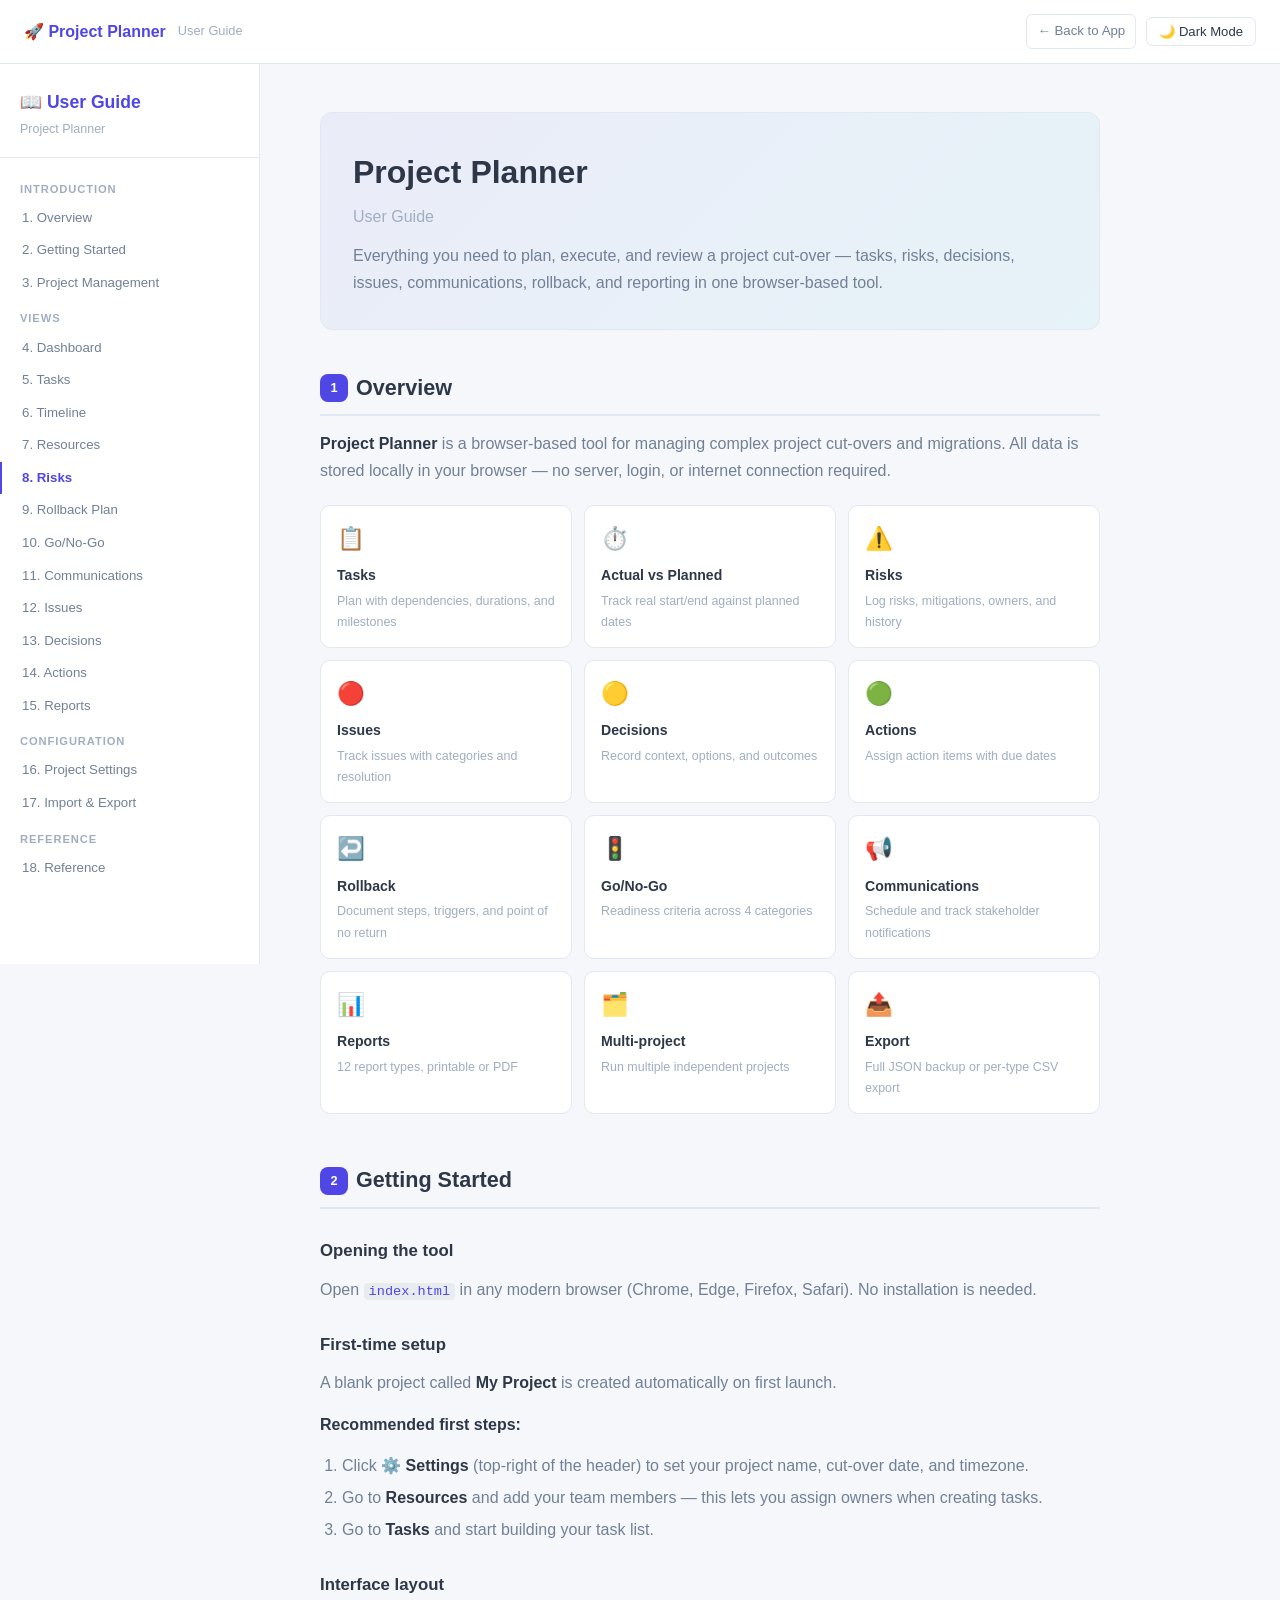
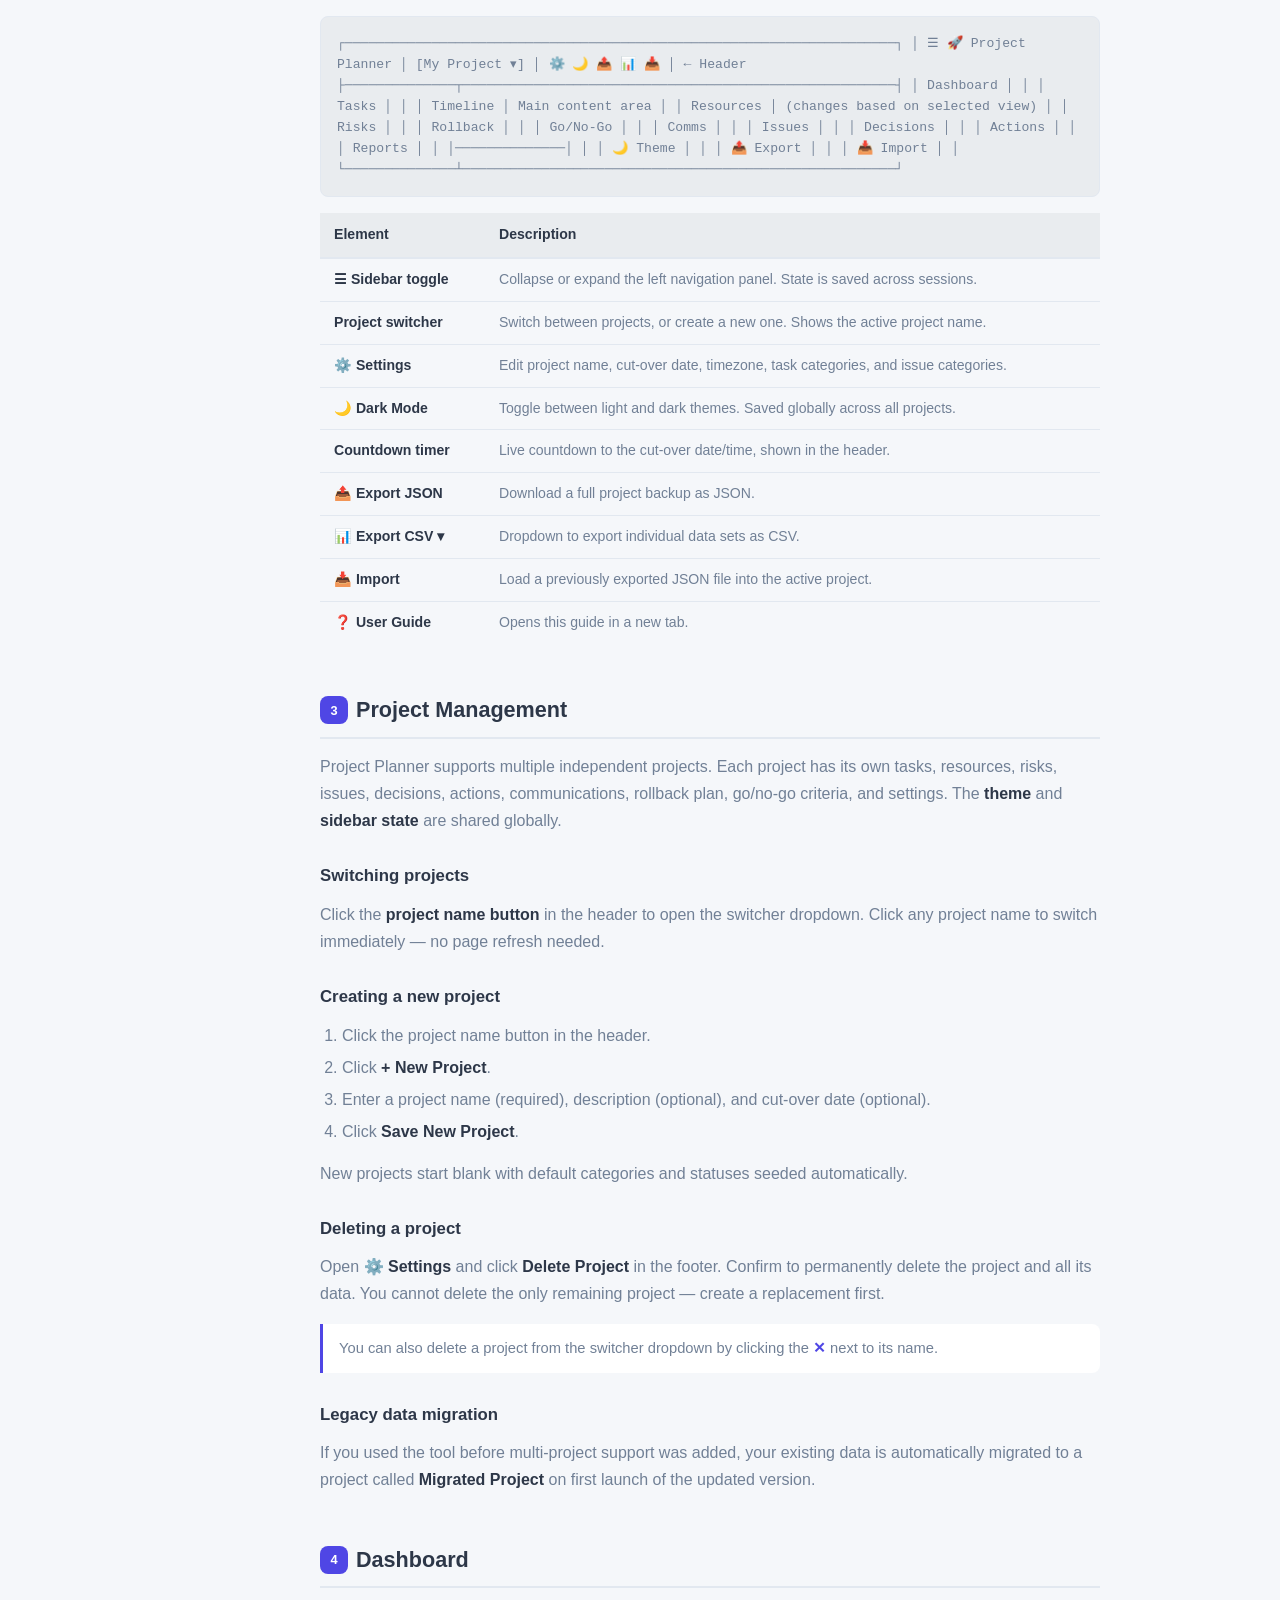
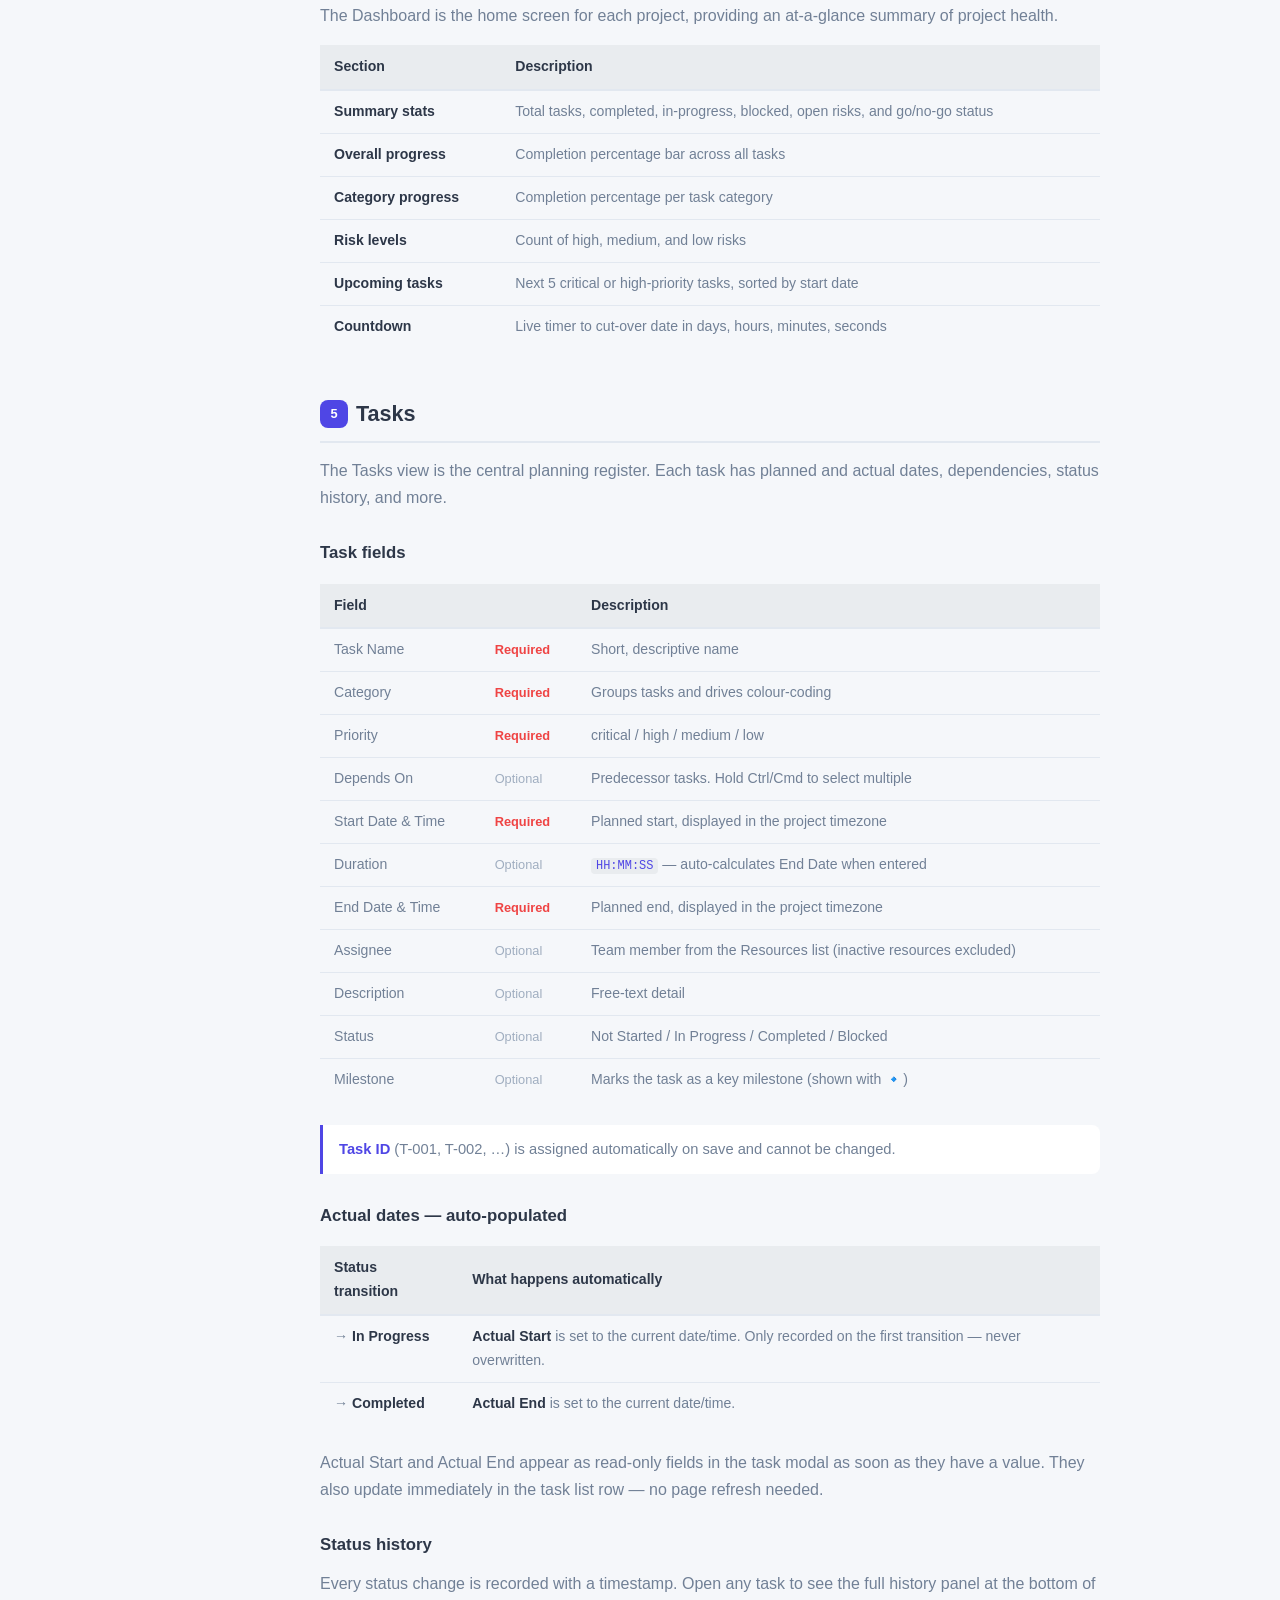
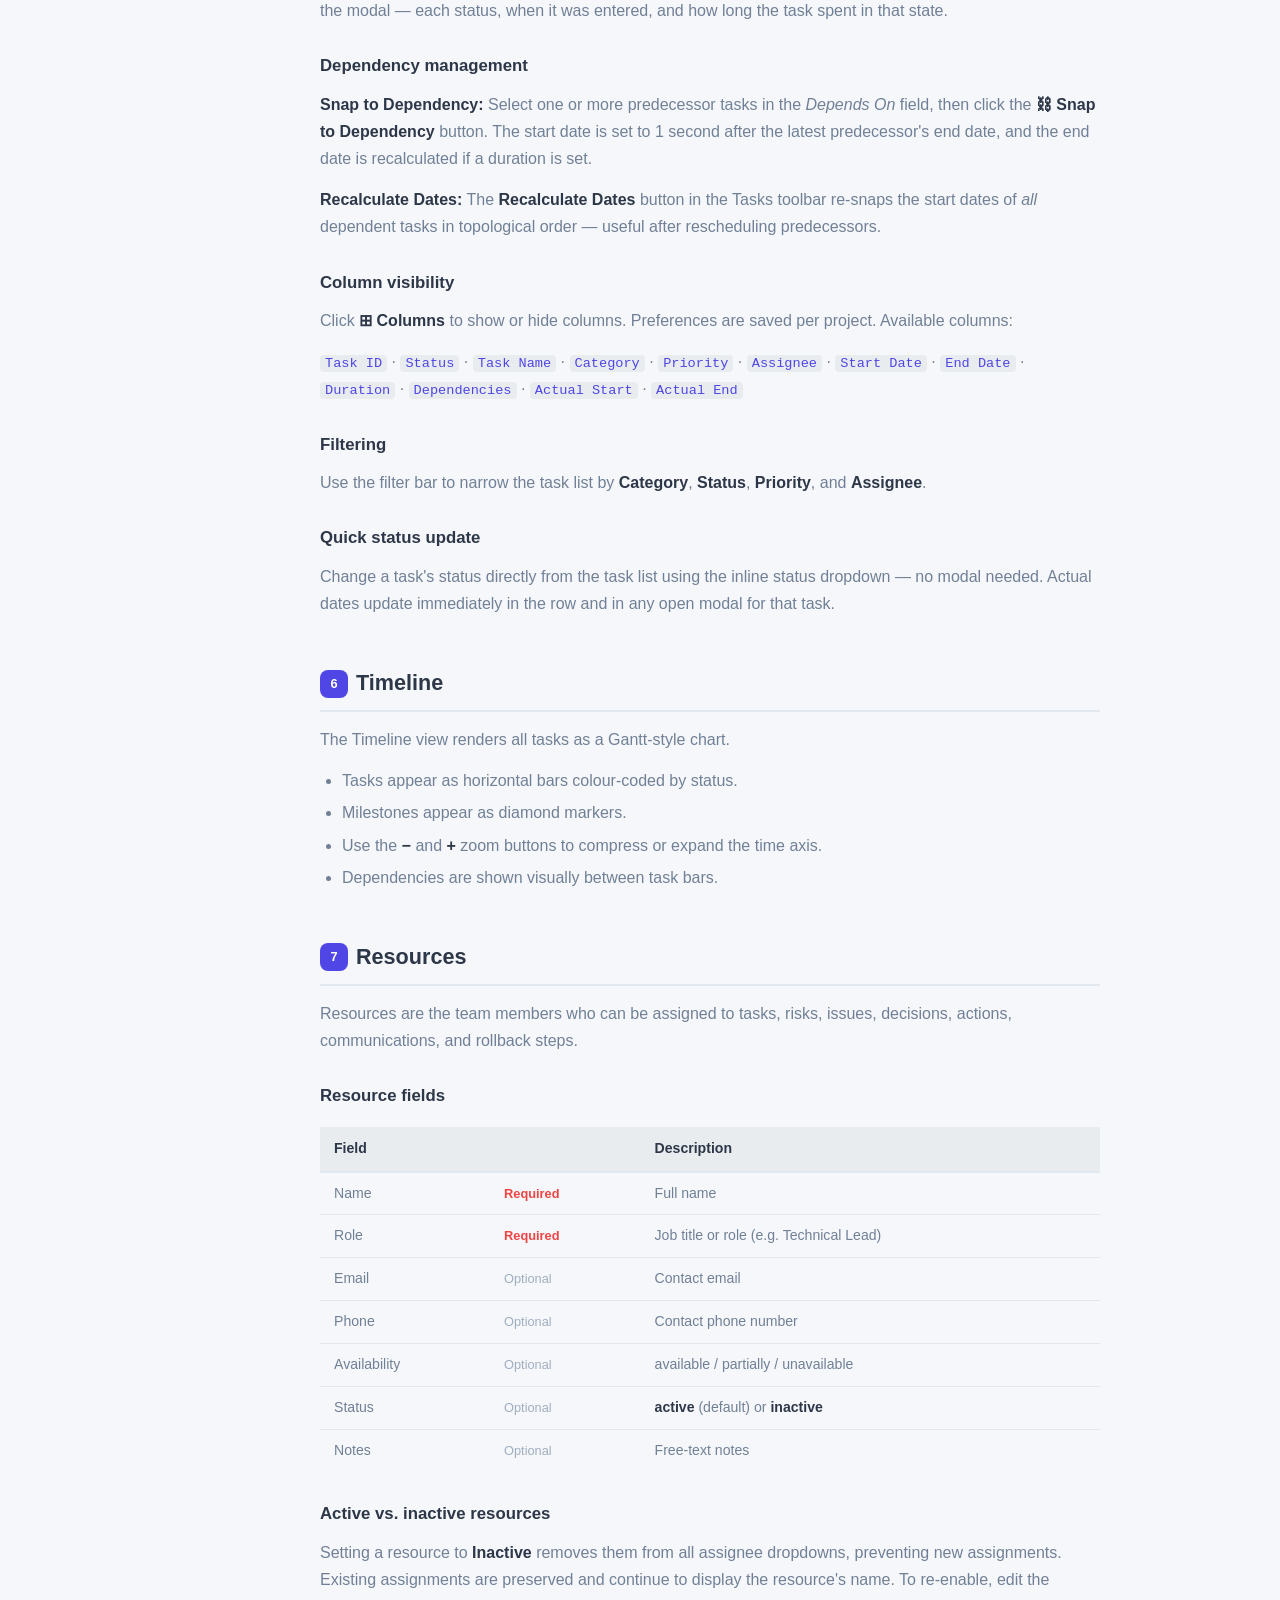
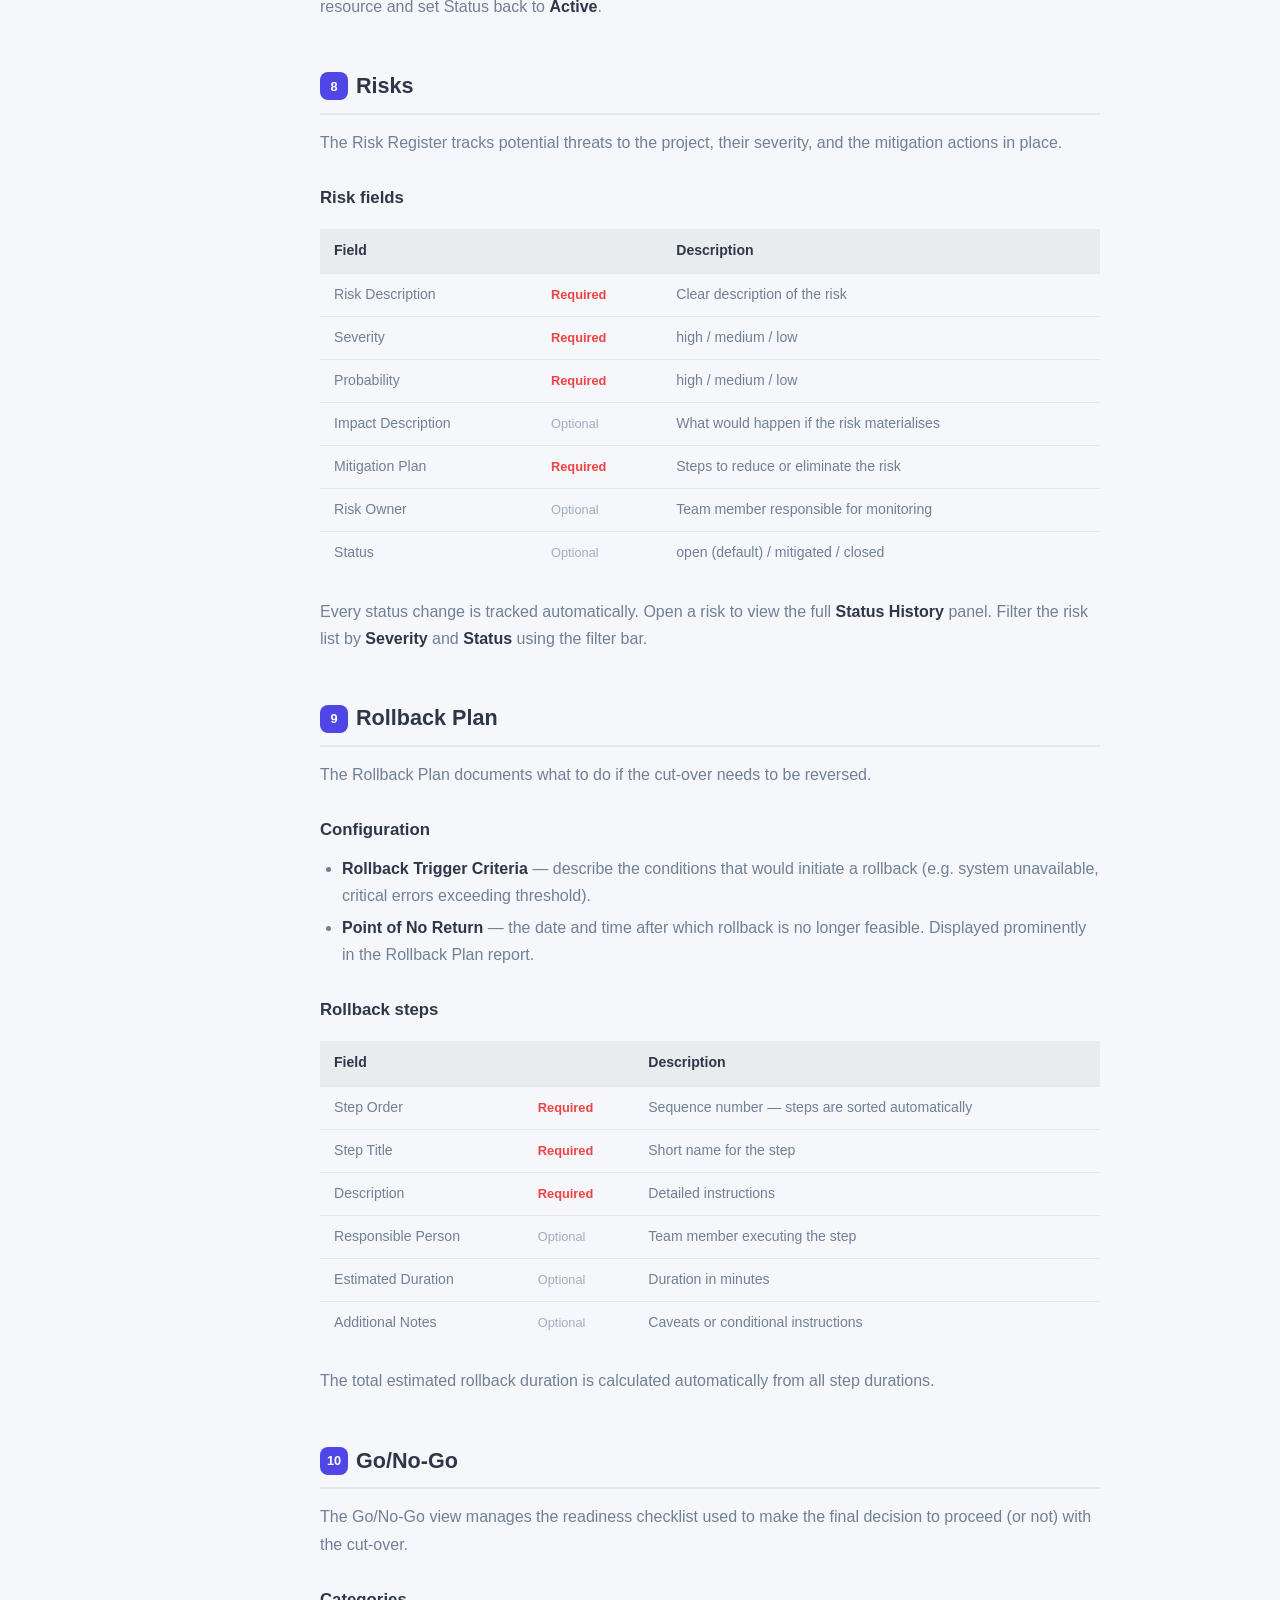
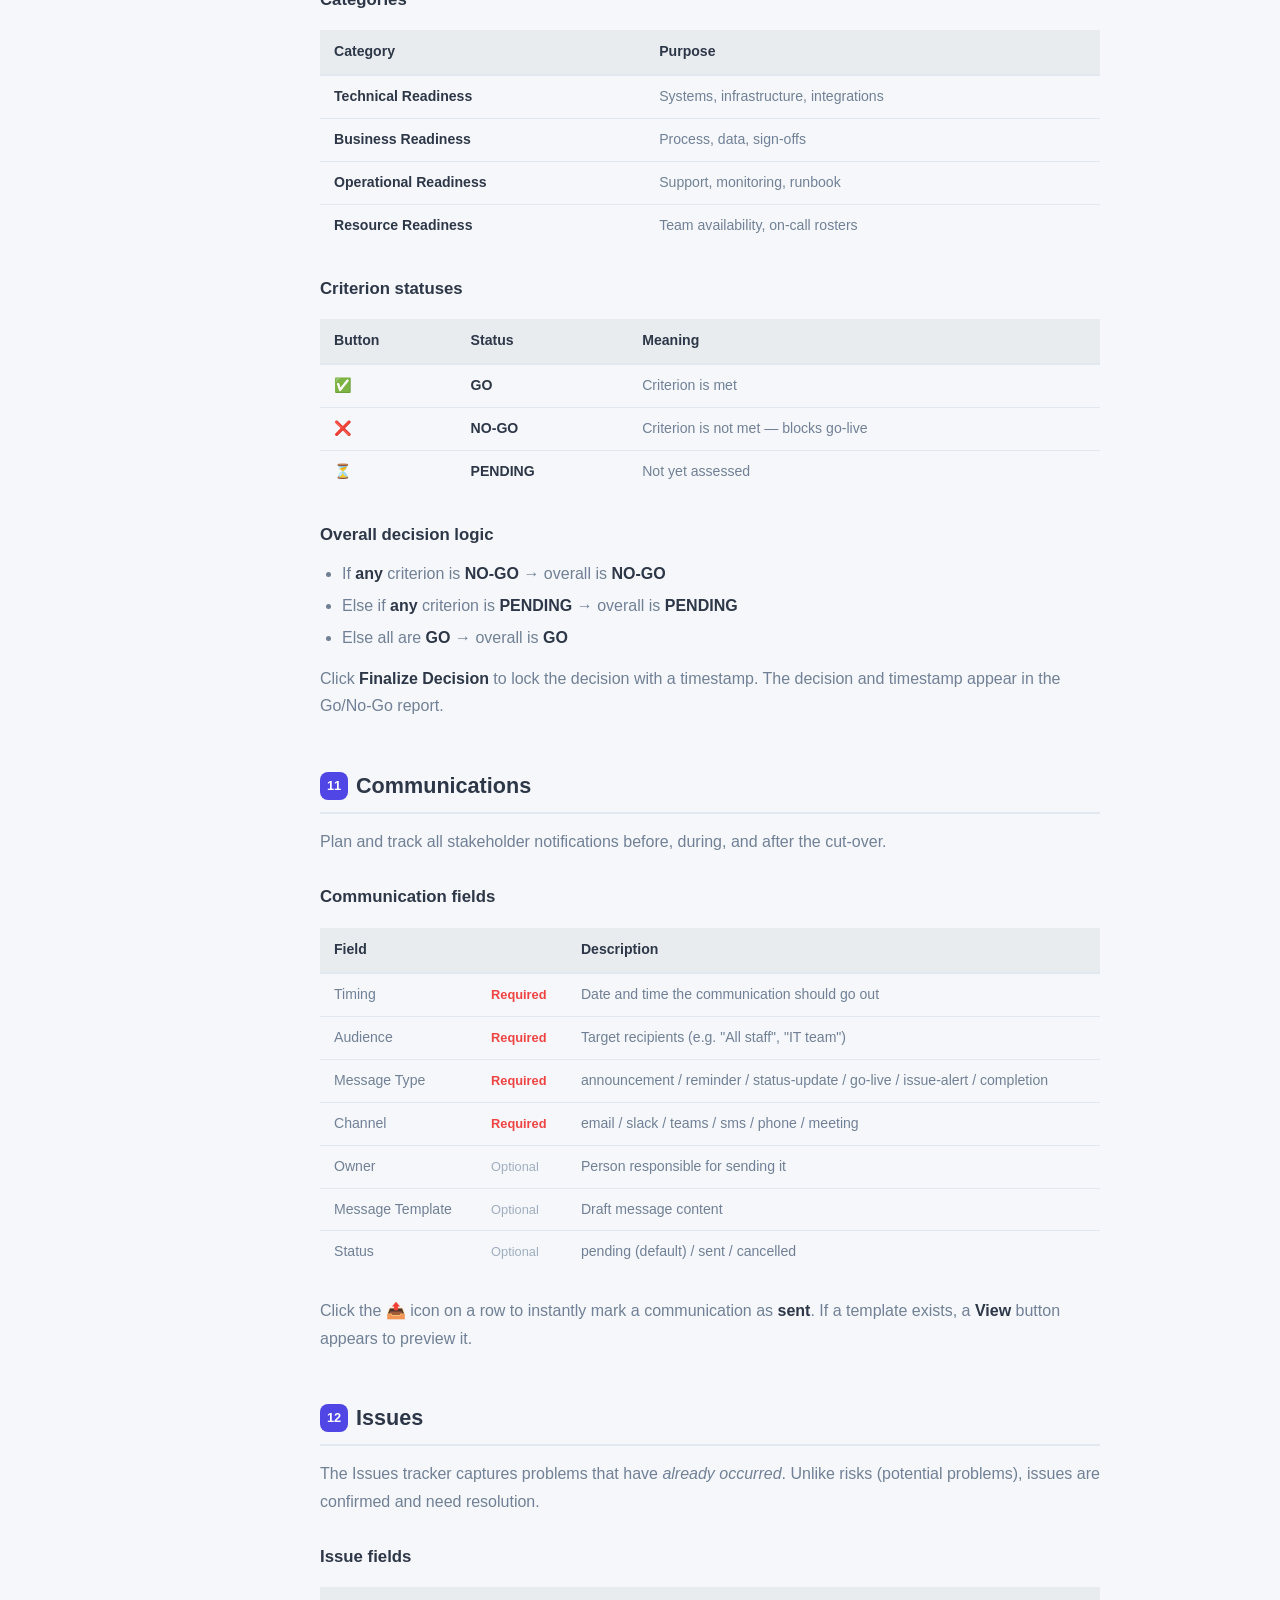
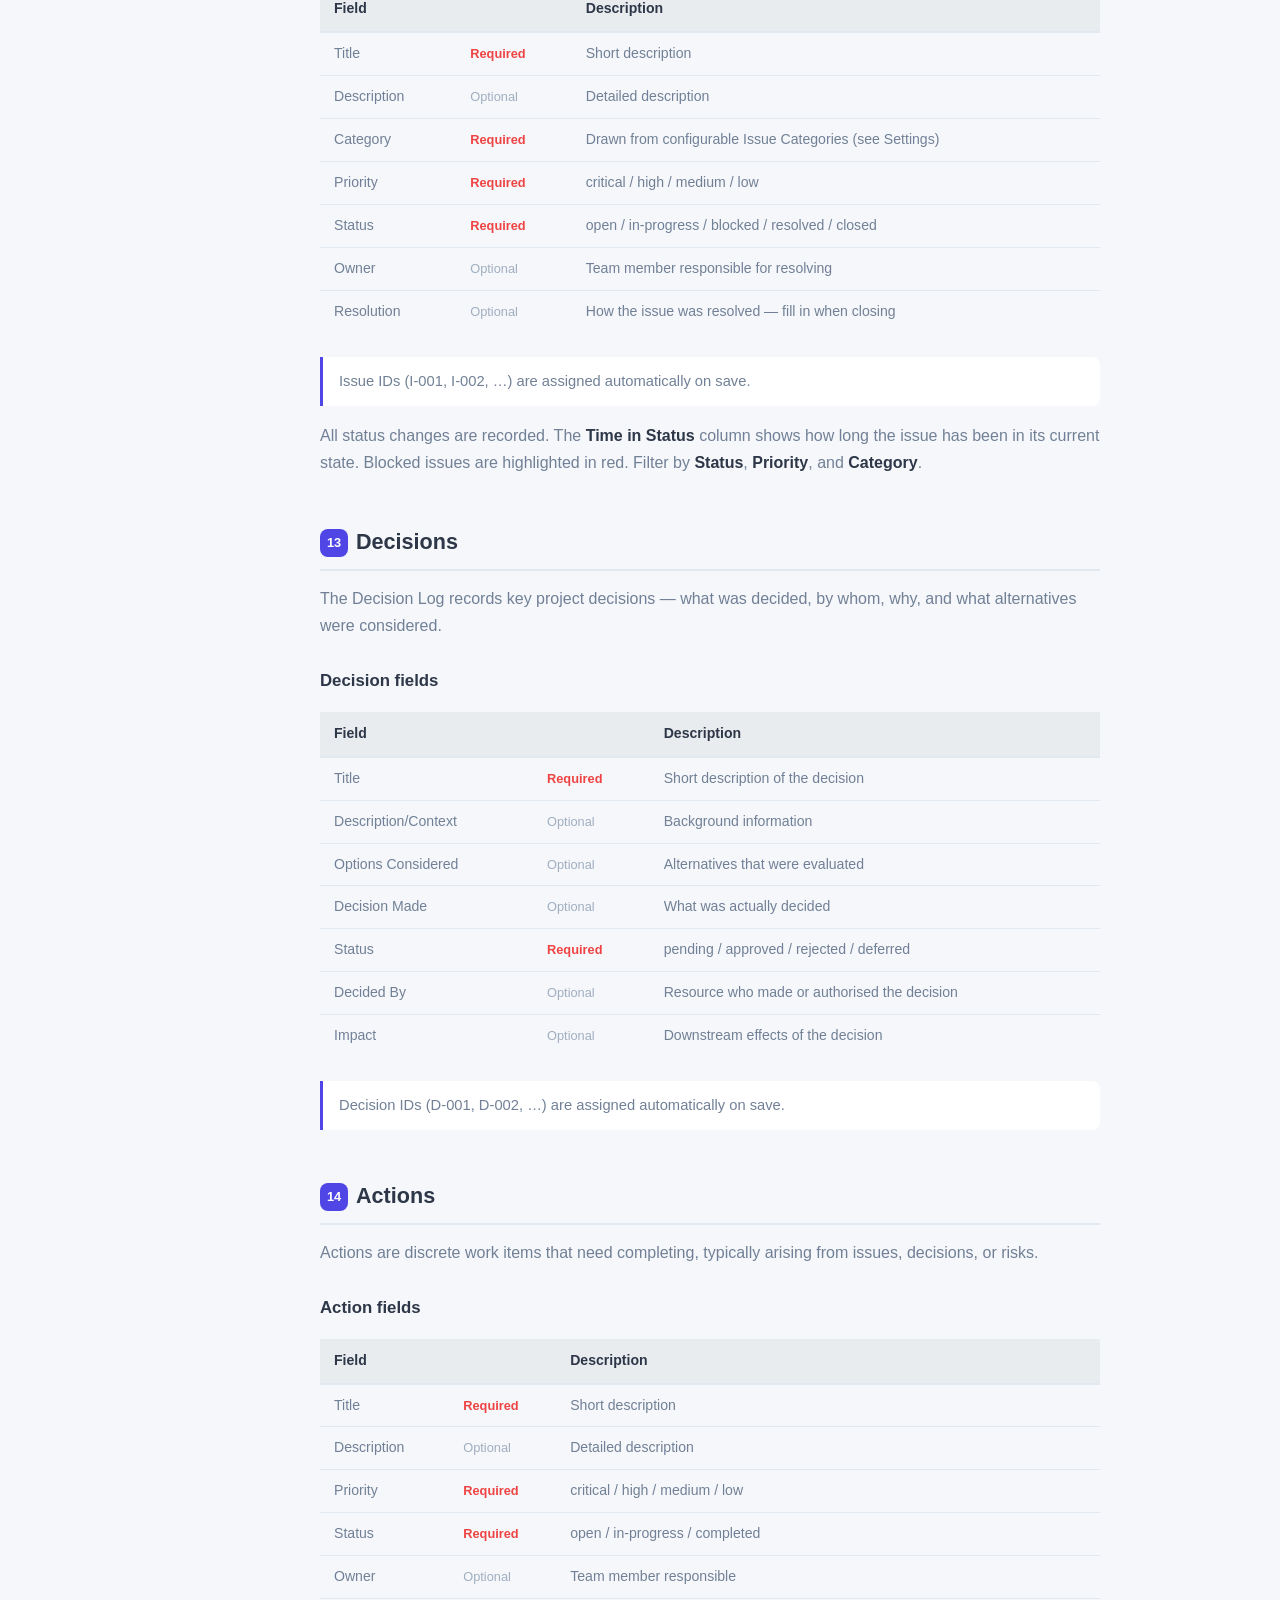
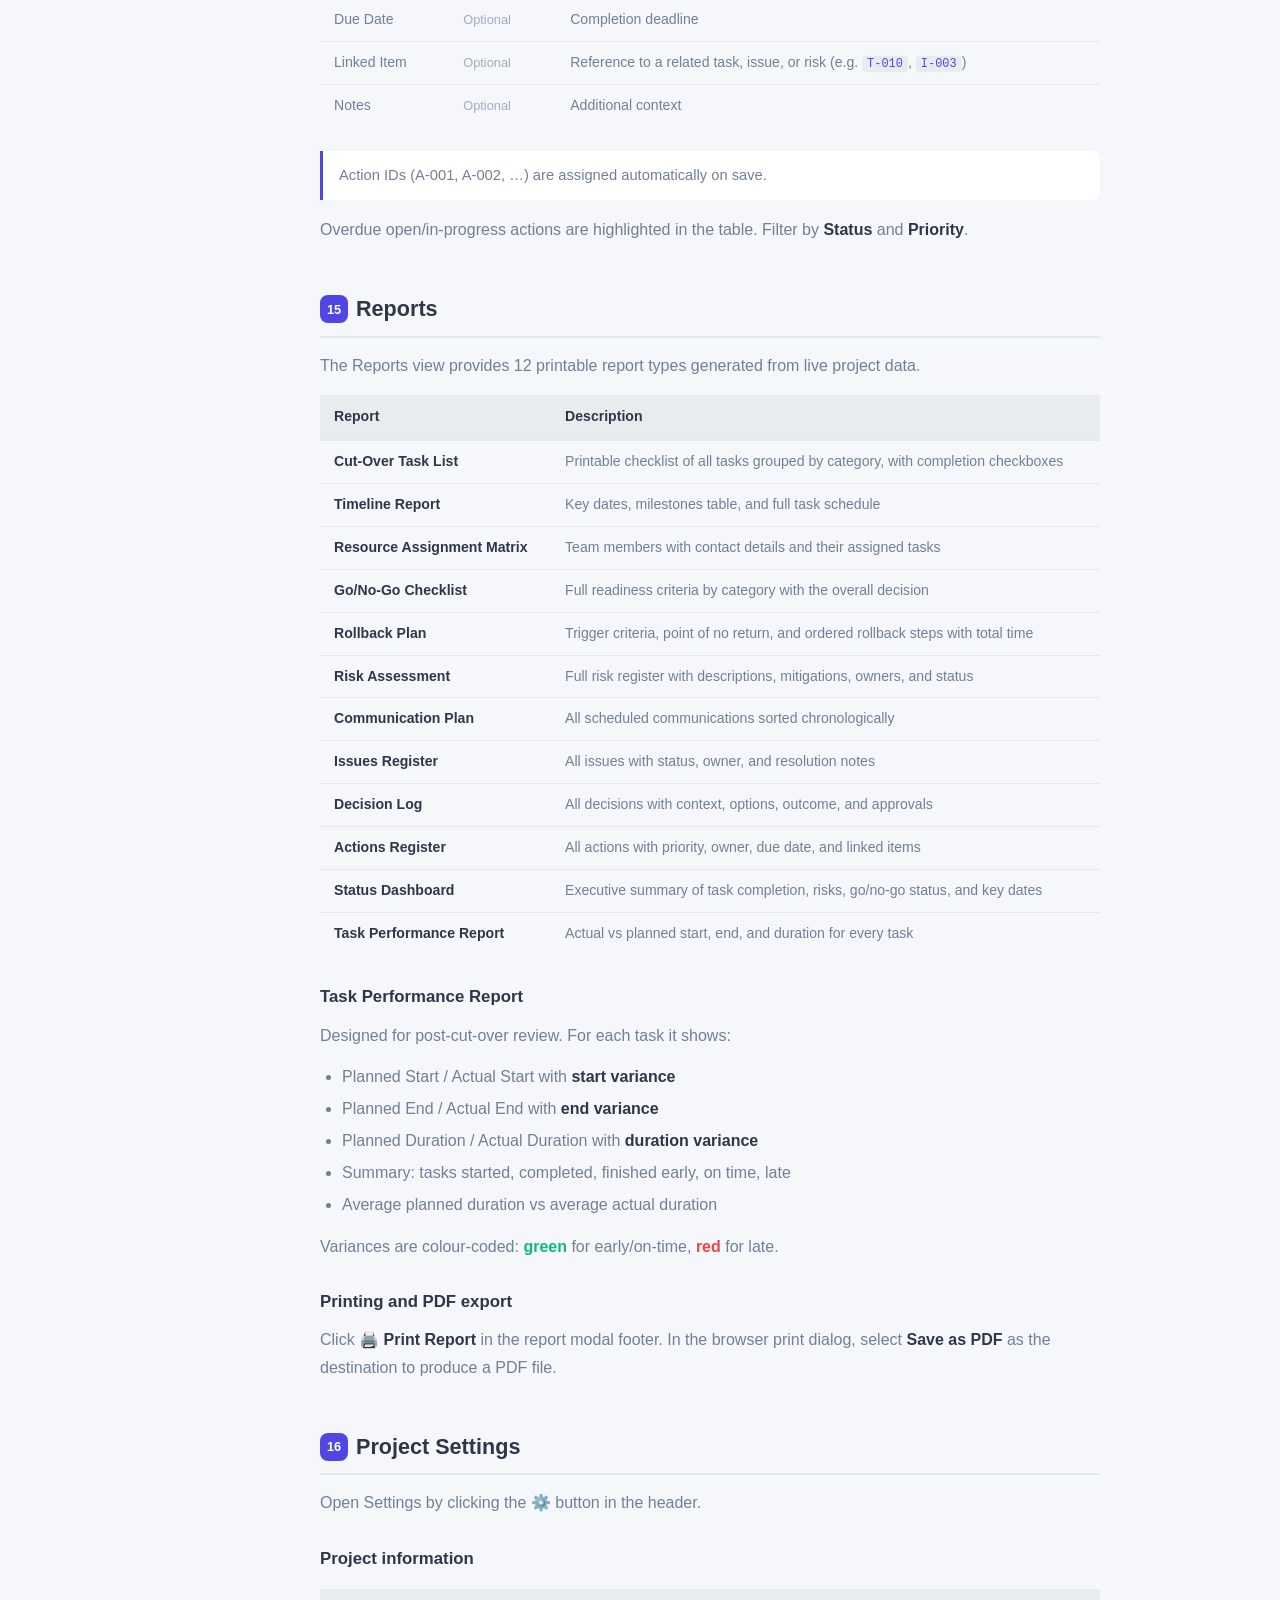
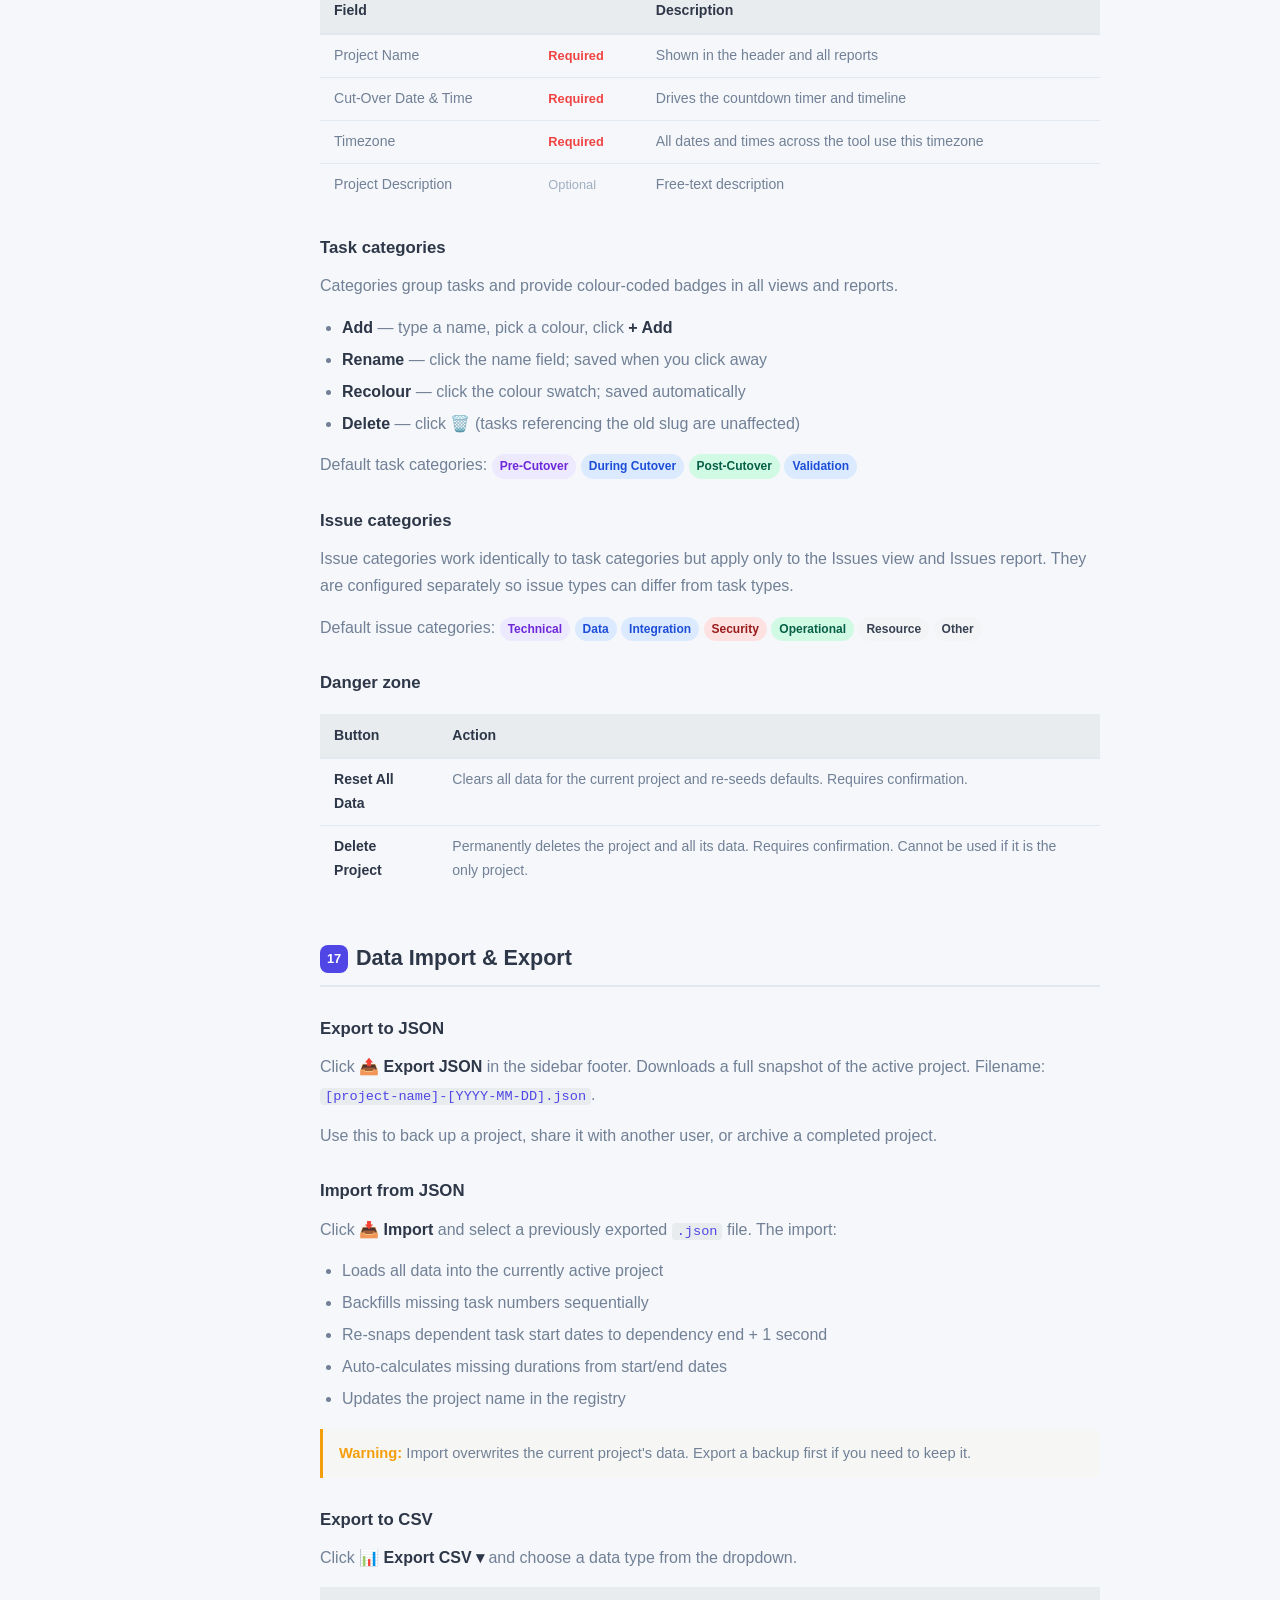
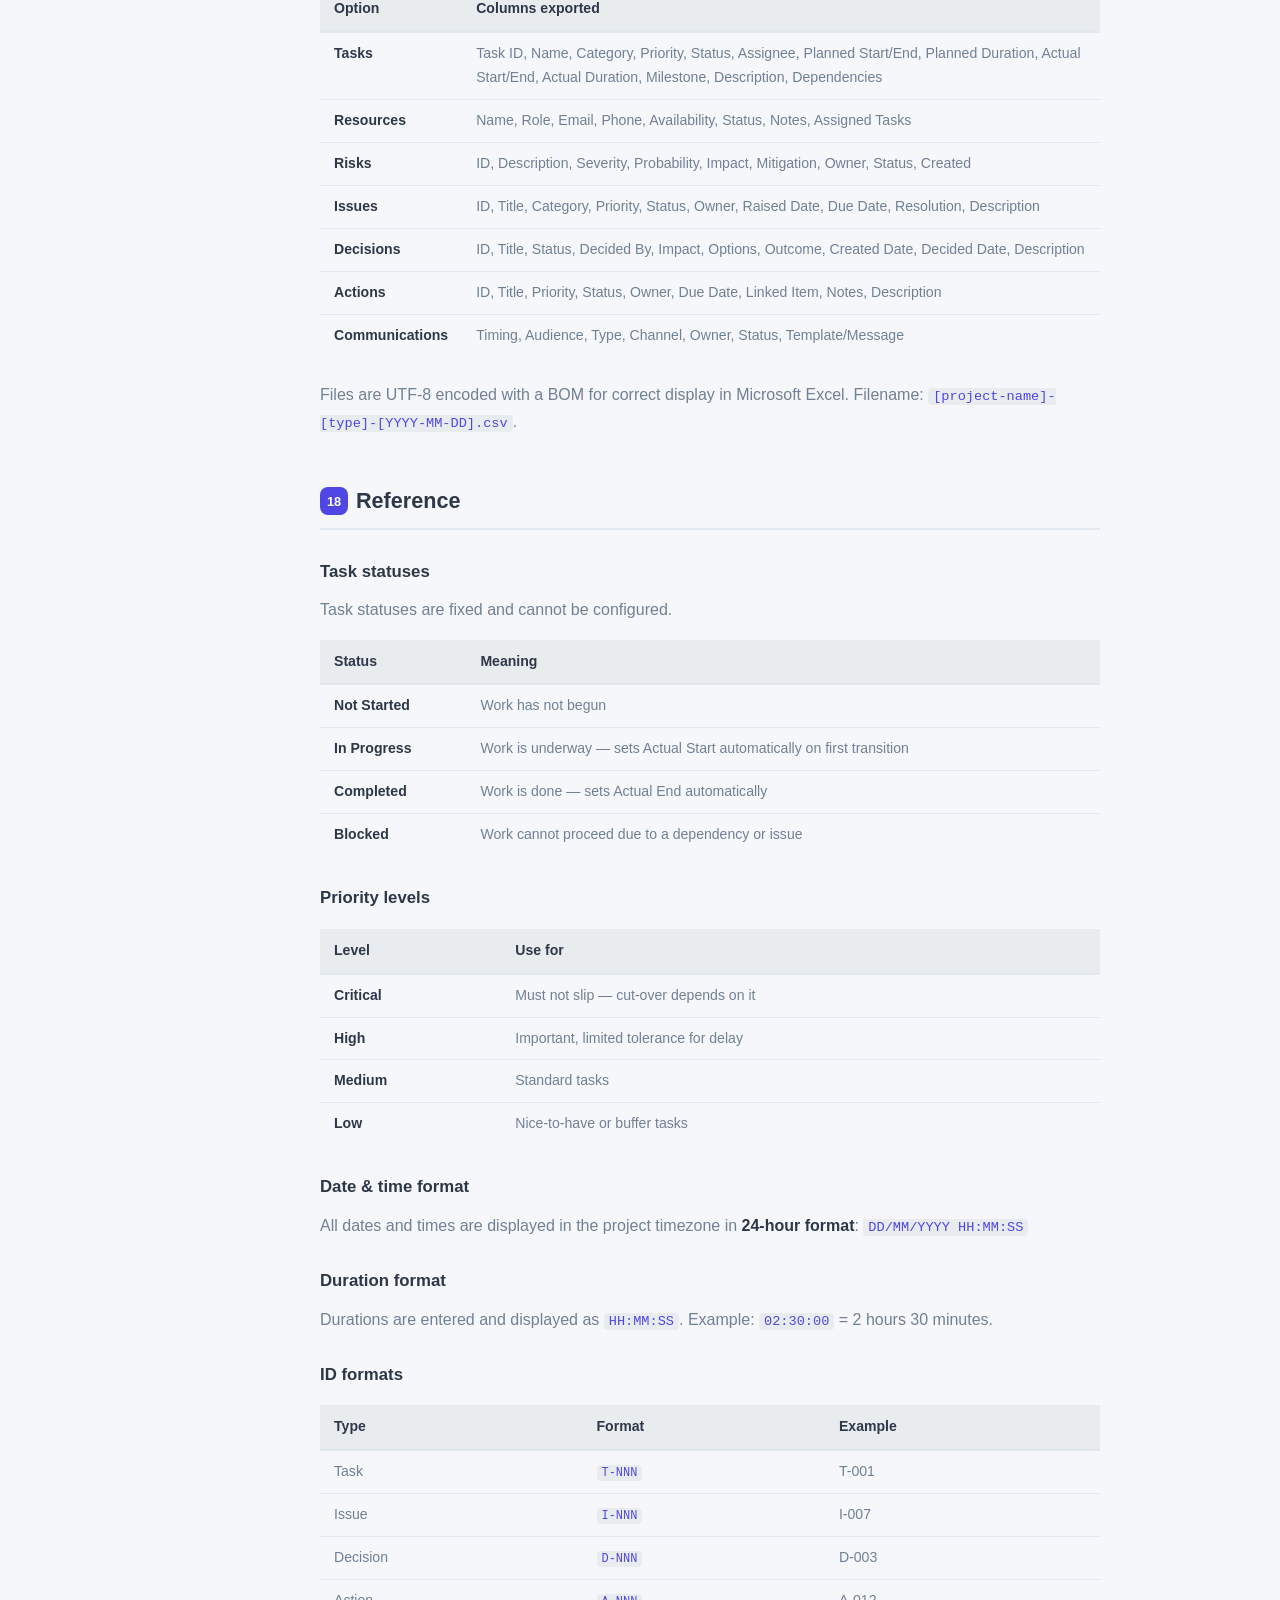
<file: docs/user-guide.html>
<!DOCTYPE html>
<html lang="en">
<head>
    <meta charset="UTF-8">
    <meta name="viewport" content="width=device-width, initial-scale=1.0">
    <title>Project Planner — User Guide</title>
    <style>
        :root {
            --bg-primary: #f5f7fa;
            --bg-secondary: #ffffff;
            --bg-tertiary: #e9ecef;
            --text-primary: #2d3748;
            --text-secondary: #718096;
            --text-muted: #a0aec0;
            --border-color: #e2e8f0;
            --shadow-color: rgba(0,0,0,0.08);
            --accent-primary: #4f46e5;
            --accent-hover: #4338ca;
            --success: #10b981;
            --danger: #ef4444;
            --warning: #f59e0b;
        }
        [data-theme="dark"] {
            --bg-primary: #1a1b26;
            --bg-secondary: #24283b;
            --bg-tertiary: #2f3549;
            --text-primary: #c0caf5;
            --text-secondary: #9aa5ce;
            --text-muted: #565f89;
            --border-color: #3b4261;
            --shadow-color: rgba(0,0,0,0.3);
        }
        * { margin: 0; padding: 0; box-sizing: border-box; }
        html { scroll-behavior: smooth; font-size: 16px; }
        body {
            font-family: -apple-system, BlinkMacSystemFont, 'Segoe UI', Roboto, Oxygen, Ubuntu, Cantarell, sans-serif;
            background: var(--bg-primary);
            color: var(--text-primary);
            line-height: 1.7;
        }

        /* ── Layout ── */
        .layout { display: flex; min-height: 100vh; }

        /* ── Sidebar TOC ── */
        .toc {
            width: 260px;
            flex-shrink: 0;
            position: sticky;
            top: 0;
            height: 100vh;
            overflow-y: auto;
            background: var(--bg-secondary);
            border-right: 1px solid var(--border-color);
            padding: 24px 0 40px;
        }
        .toc-header {
            padding: 0 20px 16px;
            border-bottom: 1px solid var(--border-color);
            margin-bottom: 12px;
        }
        .toc-header .logo { font-size: 1.1rem; font-weight: 700; color: var(--accent-primary); }
        .toc-header .sub  { font-size: 0.78rem; color: var(--text-muted); margin-top: 2px; }
        .toc nav a {
            display: block;
            padding: 5px 20px;
            font-size: 0.83rem;
            color: var(--text-secondary);
            text-decoration: none;
            border-left: 2px solid transparent;
            transition: color 0.15s, border-color 0.15s, background 0.15s;
        }
        .toc nav a:hover { color: var(--accent-primary); background: var(--bg-tertiary); }
        .toc nav a.active { color: var(--accent-primary); border-left-color: var(--accent-primary); font-weight: 600; }
        .toc-section-label {
            padding: 10px 20px 3px;
            font-size: 0.7rem;
            font-weight: 700;
            letter-spacing: 0.08em;
            text-transform: uppercase;
            color: var(--text-muted);
        }

        /* ── Main content ── */
        .content {
            flex: 1;
            min-width: 0;
            padding: 48px 60px;
            max-width: 900px;
        }
        @media (max-width: 800px) {
            .toc { display: none; }
            .content { padding: 24px 20px; }
        }

        /* ── Top bar ── */
        .topbar {
            display: flex;
            align-items: center;
            justify-content: space-between;
            padding: 14px 24px;
            background: var(--bg-secondary);
            border-bottom: 1px solid var(--border-color);
            position: sticky;
            top: 0;
            z-index: 10;
        }
        .topbar-left { display: flex; align-items: center; gap: 12px; }
        .topbar-title { font-weight: 700; font-size: 1rem; color: var(--accent-primary); }
        .back-link {
            display: inline-flex; align-items: center; gap: 6px;
            font-size: 0.83rem; color: var(--text-secondary);
            text-decoration: none; padding: 5px 10px;
            border: 1px solid var(--border-color); border-radius: 6px;
            background: var(--bg-secondary); transition: background 0.15s;
        }
        .back-link:hover { background: var(--bg-tertiary); color: var(--text-primary); }
        .btn-theme-toggle {
            padding: 6px 12px; border-radius: 6px;
            border: 1px solid var(--border-color);
            background: var(--bg-secondary); color: var(--text-primary);
            cursor: pointer; font-size: 0.82rem; transition: background 0.15s;
        }
        .btn-theme-toggle:hover { background: var(--bg-tertiary); }

        /* ── Typography ── */
        h1 { font-size: 2rem; font-weight: 800; color: var(--text-primary); margin-bottom: 8px; }
        h1 .subtitle { font-size: 1rem; font-weight: 400; color: var(--text-muted); display: block; margin-top: 4px; }
        h2 {
            font-size: 1.35rem; font-weight: 700; color: var(--text-primary);
            margin: 48px 0 14px;
            padding-bottom: 8px;
            border-bottom: 2px solid var(--border-color);
            scroll-margin-top: 64px;
        }
        h2:first-of-type { margin-top: 32px; }
        h3 { font-size: 1.05rem; font-weight: 600; color: var(--text-primary); margin: 28px 0 10px; }
        p { margin-bottom: 14px; color: var(--text-secondary); }
        strong { color: var(--text-primary); }
        ul, ol { margin: 0 0 14px 22px; color: var(--text-secondary); }
        li { margin-bottom: 5px; }
        code {
            font-family: 'SF Mono', 'Fira Code', Consolas, monospace;
            font-size: 0.85em;
            background: var(--bg-tertiary);
            color: var(--accent-primary);
            padding: 1px 5px;
            border-radius: 4px;
        }
        pre {
            background: var(--bg-tertiary);
            border: 1px solid var(--border-color);
            border-radius: 8px;
            padding: 16px;
            overflow-x: auto;
            margin: 14px 0;
            font-family: 'SF Mono', 'Fira Code', Consolas, monospace;
            font-size: 0.83rem;
            line-height: 1.5;
            color: var(--text-secondary);
        }
        hr { border: none; border-top: 1px solid var(--border-color); margin: 40px 0; }

        /* ── Blockquote ── */
        blockquote {
            border-left: 3px solid var(--accent-primary);
            background: var(--bg-secondary);
            padding: 12px 16px;
            border-radius: 0 8px 8px 0;
            margin: 16px 0;
            color: var(--text-secondary);
            font-size: 0.92rem;
        }
        blockquote strong { color: var(--accent-primary); }
        .callout-warn {
            border-left-color: var(--warning);
            background: #fef3c720;
        }
        .callout-warn strong { color: var(--warning); }

        /* ── Tables ── */
        .table-wrap { overflow-x: auto; margin: 16px 0 24px; }
        table { width: 100%; border-collapse: collapse; font-size: 0.88rem; }
        th {
            background: var(--bg-tertiary);
            color: var(--text-primary);
            font-weight: 600;
            text-align: left;
            padding: 10px 14px;
            border-bottom: 2px solid var(--border-color);
        }
        td {
            padding: 9px 14px;
            border-bottom: 1px solid var(--border-color);
            color: var(--text-secondary);
            vertical-align: top;
        }
        tr:last-child td { border-bottom: none; }
        tr:hover td { background: var(--bg-tertiary); }

        /* ── Badges ── */
        .badge {
            display: inline-block;
            padding: 2px 8px;
            border-radius: 999px;
            font-size: 0.75rem;
            font-weight: 600;
        }
        .badge-purple { background: #ede9fe; color: #6d28d9; }
        .badge-blue   { background: #dbeafe; color: #1d4ed8; }
        .badge-green  { background: #d1fae5; color: #065f46; }
        .badge-red    { background: #fee2e2; color: #991b1b; }
        .badge-gray   { background: #f3f4f6; color: #374151; }

        /* ── Section header chips ── */
        .section-num {
            display: inline-flex;
            align-items: center;
            justify-content: center;
            width: 28px; height: 28px;
            border-radius: 8px;
            background: var(--accent-primary);
            color: #fff;
            font-size: 0.8rem;
            font-weight: 700;
            margin-right: 8px;
            flex-shrink: 0;
        }
        h2 { display: flex; align-items: center; }

        /* ── Field list ── */
        .field-req { color: var(--danger); font-weight: 700; font-size: 0.8rem; }
        .field-opt { color: var(--text-muted); font-size: 0.8rem; }

        /* ── Hero ── */
        .hero {
            background: linear-gradient(135deg, #4f46e510 0%, #06b6d410 100%);
            border: 1px solid var(--border-color);
            border-radius: 12px;
            padding: 32px;
            margin-bottom: 40px;
        }
        .hero h1 { margin-bottom: 4px; }
        .hero p { margin: 12px 0 0; font-size: 1rem; }

        /* ── Capability grid ── */
        .cap-grid { display: grid; grid-template-columns: repeat(auto-fill, minmax(200px,1fr)); gap: 12px; margin: 20px 0 28px; }
        .cap-card {
            background: var(--bg-secondary);
            border: 1px solid var(--border-color);
            border-radius: 10px;
            padding: 14px 16px;
        }
        .cap-card .cap-icon { font-size: 1.4rem; margin-bottom: 6px; }
        .cap-card .cap-title { font-weight: 600; font-size: 0.88rem; color: var(--text-primary); margin-bottom: 3px; }
        .cap-card .cap-desc  { font-size: 0.78rem; color: var(--text-muted); }

        /* ── Layout diagram ── */
        .layout-diagram {
            background: var(--bg-tertiary);
            border: 1px solid var(--border-color);
            border-radius: 8px;
            padding: 16px;
            font-family: 'SF Mono', Consolas, monospace;
            font-size: 0.82rem;
            color: var(--text-secondary);
            line-height: 1.6;
            margin: 16px 0;
        }

        /* ── Print ── */
        @media print {
            .toc, .topbar, .btn-theme-toggle, .back-link { display: none !important; }
            .content { padding: 20px; max-width: 100%; }
            body { font-size: 13px; }
            h2 { page-break-before: always; }
            h2:first-of-type { page-break-before: auto; }
        }
    </style>
</head>
<body>

<!-- Top bar -->
<div class="topbar">
    <div class="topbar-left">
        <span class="topbar-title">🚀 Project Planner</span>
        <span style="color:var(--text-muted);font-size:0.8rem;">User Guide</span>
    </div>
    <div style="display:flex;gap:10px;align-items:center;">
        <a class="back-link" href="../index.html">← Back to App</a>
        <button class="btn-theme-toggle" id="themeBtn">🌙 Dark Mode</button>
    </div>
</div>

<div class="layout">

    <!-- Sidebar TOC -->
    <aside class="toc">
        <div class="toc-header">
            <div class="logo">📖 User Guide</div>
            <div class="sub">Project Planner</div>
        </div>
        <nav id="tocNav">
            <div class="toc-section-label">Introduction</div>
            <a href="#overview">1. Overview</a>
            <a href="#getting-started">2. Getting Started</a>
            <a href="#project-management">3. Project Management</a>
            <div class="toc-section-label">Views</div>
            <a href="#dashboard">4. Dashboard</a>
            <a href="#tasks">5. Tasks</a>
            <a href="#timeline">6. Timeline</a>
            <a href="#resources">7. Resources</a>
            <a href="#risks">8. Risks</a>
            <a href="#rollback">9. Rollback Plan</a>
            <a href="#gonogo">10. Go/No-Go</a>
            <a href="#communications">11. Communications</a>
            <a href="#issues">12. Issues</a>
            <a href="#decisions">13. Decisions</a>
            <a href="#actions">14. Actions</a>
            <a href="#reports">15. Reports</a>
            <div class="toc-section-label">Configuration</div>
            <a href="#settings">16. Project Settings</a>
            <a href="#import-export">17. Import &amp; Export</a>
            <div class="toc-section-label">Reference</div>
            <a href="#reference">18. Reference</a>
        </nav>
    </aside>

    <!-- Main content -->
    <main class="content">

        <div class="hero">
            <h1>Project Planner <span class="subtitle">User Guide</span></h1>
            <p>Everything you need to plan, execute, and review a project cut-over — tasks, risks, decisions, issues, communications, rollback, and reporting in one browser-based tool.</p>
        </div>

        <!-- ══════════════════════════════════════════ -->
        <h2 id="overview"><span class="section-num">1</span>Overview</h2>

        <p><strong>Project Planner</strong> is a browser-based tool for managing complex project cut-overs and migrations. All data is stored locally in your browser — no server, login, or internet connection required.</p>

        <div class="cap-grid">
            <div class="cap-card"><div class="cap-icon">📋</div><div class="cap-title">Tasks</div><div class="cap-desc">Plan with dependencies, durations, and milestones</div></div>
            <div class="cap-card"><div class="cap-icon">⏱️</div><div class="cap-title">Actual vs Planned</div><div class="cap-desc">Track real start/end against planned dates</div></div>
            <div class="cap-card"><div class="cap-icon">⚠️</div><div class="cap-title">Risks</div><div class="cap-desc">Log risks, mitigations, owners, and history</div></div>
            <div class="cap-card"><div class="cap-icon">🔴</div><div class="cap-title">Issues</div><div class="cap-desc">Track issues with categories and resolution</div></div>
            <div class="cap-card"><div class="cap-icon">🟡</div><div class="cap-title">Decisions</div><div class="cap-desc">Record context, options, and outcomes</div></div>
            <div class="cap-card"><div class="cap-icon">🟢</div><div class="cap-title">Actions</div><div class="cap-desc">Assign action items with due dates</div></div>
            <div class="cap-card"><div class="cap-icon">↩️</div><div class="cap-title">Rollback</div><div class="cap-desc">Document steps, triggers, and point of no return</div></div>
            <div class="cap-card"><div class="cap-icon">🚦</div><div class="cap-title">Go/No-Go</div><div class="cap-desc">Readiness criteria across 4 categories</div></div>
            <div class="cap-card"><div class="cap-icon">📢</div><div class="cap-title">Communications</div><div class="cap-desc">Schedule and track stakeholder notifications</div></div>
            <div class="cap-card"><div class="cap-icon">📊</div><div class="cap-title">Reports</div><div class="cap-desc">12 report types, printable or PDF</div></div>
            <div class="cap-card"><div class="cap-icon">🗂️</div><div class="cap-title">Multi-project</div><div class="cap-desc">Run multiple independent projects</div></div>
            <div class="cap-card"><div class="cap-icon">📤</div><div class="cap-title">Export</div><div class="cap-desc">Full JSON backup or per-type CSV export</div></div>
        </div>

        <!-- ══════════════════════════════════════════ -->
        <h2 id="getting-started"><span class="section-num">2</span>Getting Started</h2>

        <h3>Opening the tool</h3>
        <p>Open <code>index.html</code> in any modern browser (Chrome, Edge, Firefox, Safari). No installation is needed.</p>

        <h3>First-time setup</h3>
        <p>A blank project called <strong>My Project</strong> is created automatically on first launch.</p>
        <p><strong>Recommended first steps:</strong></p>
        <ol>
            <li>Click <strong>⚙️ Settings</strong> (top-right of the header) to set your project name, cut-over date, and timezone.</li>
            <li>Go to <strong>Resources</strong> and add your team members — this lets you assign owners when creating tasks.</li>
            <li>Go to <strong>Tasks</strong> and start building your task list.</li>
        </ol>

        <h3>Interface layout</h3>
        <div class="layout-diagram">
┌──────────────────────────────────────────────────────────────────────┐
│  ☰  🚀 Project Planner  │  [My Project ▾]  │  ⚙️  🌙  📤  📊  📥   │  ← Header
├──────────────┬───────────────────────────────────────────────────────┤
│  Dashboard   │                                                        │
│  Tasks       │                                                        │
│  Timeline    │           Main content area                            │
│  Resources   │      (changes based on selected view)                  │
│  Risks       │                                                        │
│  Rollback    │                                                        │
│  Go/No-Go    │                                                        │
│  Comms       │                                                        │
│  Issues      │                                                        │
│  Decisions   │                                                        │
│  Actions     │                                                        │
│  Reports     │                                                        │
│──────────────│                                                        │
│  🌙 Theme    │                                                        │
│  📤 Export   │                                                        │
│  📥 Import   │                                                        │
└──────────────┴───────────────────────────────────────────────────────┘</div>

        <div class="table-wrap"><table>
            <thead><tr><th>Element</th><th>Description</th></tr></thead>
            <tbody>
                <tr><td><strong>☰ Sidebar toggle</strong></td><td>Collapse or expand the left navigation panel. State is saved across sessions.</td></tr>
                <tr><td><strong>Project switcher</strong></td><td>Switch between projects, or create a new one. Shows the active project name.</td></tr>
                <tr><td><strong>⚙️ Settings</strong></td><td>Edit project name, cut-over date, timezone, task categories, and issue categories.</td></tr>
                <tr><td><strong>🌙 Dark Mode</strong></td><td>Toggle between light and dark themes. Saved globally across all projects.</td></tr>
                <tr><td><strong>Countdown timer</strong></td><td>Live countdown to the cut-over date/time, shown in the header.</td></tr>
                <tr><td><strong>📤 Export JSON</strong></td><td>Download a full project backup as JSON.</td></tr>
                <tr><td><strong>📊 Export CSV ▾</strong></td><td>Dropdown to export individual data sets as CSV.</td></tr>
                <tr><td><strong>📥 Import</strong></td><td>Load a previously exported JSON file into the active project.</td></tr>
                <tr><td><strong>❓ User Guide</strong></td><td>Opens this guide in a new tab.</td></tr>
            </tbody>
        </table></div>

        <!-- ══════════════════════════════════════════ -->
        <h2 id="project-management"><span class="section-num">3</span>Project Management</h2>

        <p>Project Planner supports multiple independent projects. Each project has its own tasks, resources, risks, issues, decisions, actions, communications, rollback plan, go/no-go criteria, and settings. The <strong>theme</strong> and <strong>sidebar state</strong> are shared globally.</p>

        <h3>Switching projects</h3>
        <p>Click the <strong>project name button</strong> in the header to open the switcher dropdown. Click any project name to switch immediately — no page refresh needed.</p>

        <h3>Creating a new project</h3>
        <ol>
            <li>Click the project name button in the header.</li>
            <li>Click <strong>+ New Project</strong>.</li>
            <li>Enter a project name (required), description (optional), and cut-over date (optional).</li>
            <li>Click <strong>Save New Project</strong>.</li>
        </ol>
        <p>New projects start blank with default categories and statuses seeded automatically.</p>

        <h3>Deleting a project</h3>
        <p>Open <strong>⚙️ Settings</strong> and click <strong>Delete Project</strong> in the footer. Confirm to permanently delete the project and all its data. You cannot delete the only remaining project — create a replacement first.</p>
        <blockquote>You can also delete a project from the switcher dropdown by clicking the <strong>✕</strong> next to its name.</blockquote>

        <h3>Legacy data migration</h3>
        <p>If you used the tool before multi-project support was added, your existing data is automatically migrated to a project called <strong>Migrated Project</strong> on first launch of the updated version.</p>

        <!-- ══════════════════════════════════════════ -->
        <h2 id="dashboard"><span class="section-num">4</span>Dashboard</h2>

        <p>The Dashboard is the home screen for each project, providing an at-a-glance summary of project health.</p>

        <div class="table-wrap"><table>
            <thead><tr><th>Section</th><th>Description</th></tr></thead>
            <tbody>
                <tr><td><strong>Summary stats</strong></td><td>Total tasks, completed, in-progress, blocked, open risks, and go/no-go status</td></tr>
                <tr><td><strong>Overall progress</strong></td><td>Completion percentage bar across all tasks</td></tr>
                <tr><td><strong>Category progress</strong></td><td>Completion percentage per task category</td></tr>
                <tr><td><strong>Risk levels</strong></td><td>Count of high, medium, and low risks</td></tr>
                <tr><td><strong>Upcoming tasks</strong></td><td>Next 5 critical or high-priority tasks, sorted by start date</td></tr>
                <tr><td><strong>Countdown</strong></td><td>Live timer to cut-over date in days, hours, minutes, seconds</td></tr>
            </tbody>
        </table></div>

        <!-- ══════════════════════════════════════════ -->
        <h2 id="tasks"><span class="section-num">5</span>Tasks</h2>

        <p>The Tasks view is the central planning register. Each task has planned and actual dates, dependencies, status history, and more.</p>

        <h3>Task fields</h3>
        <div class="table-wrap"><table>
            <thead><tr><th>Field</th><th></th><th>Description</th></tr></thead>
            <tbody>
                <tr><td>Task Name</td><td><span class="field-req">Required</span></td><td>Short, descriptive name</td></tr>
                <tr><td>Category</td><td><span class="field-req">Required</span></td><td>Groups tasks and drives colour-coding</td></tr>
                <tr><td>Priority</td><td><span class="field-req">Required</span></td><td>critical / high / medium / low</td></tr>
                <tr><td>Depends On</td><td><span class="field-opt">Optional</span></td><td>Predecessor tasks. Hold Ctrl/Cmd to select multiple</td></tr>
                <tr><td>Start Date &amp; Time</td><td><span class="field-req">Required</span></td><td>Planned start, displayed in the project timezone</td></tr>
                <tr><td>Duration</td><td><span class="field-opt">Optional</span></td><td><code>HH:MM:SS</code> — auto-calculates End Date when entered</td></tr>
                <tr><td>End Date &amp; Time</td><td><span class="field-req">Required</span></td><td>Planned end, displayed in the project timezone</td></tr>
                <tr><td>Assignee</td><td><span class="field-opt">Optional</span></td><td>Team member from the Resources list (inactive resources excluded)</td></tr>
                <tr><td>Description</td><td><span class="field-opt">Optional</span></td><td>Free-text detail</td></tr>
                <tr><td>Status</td><td><span class="field-opt">Optional</span></td><td>Not Started / In Progress / Completed / Blocked</td></tr>
                <tr><td>Milestone</td><td><span class="field-opt">Optional</span></td><td>Marks the task as a key milestone (shown with 🔹)</td></tr>
            </tbody>
        </table></div>
        <blockquote><strong>Task ID</strong> (T-001, T-002, …) is assigned automatically on save and cannot be changed.</blockquote>

        <h3>Actual dates — auto-populated</h3>
        <div class="table-wrap"><table>
            <thead><tr><th>Status transition</th><th>What happens automatically</th></tr></thead>
            <tbody>
                <tr><td>→ <strong>In Progress</strong></td><td><strong>Actual Start</strong> is set to the current date/time. Only recorded on the first transition — never overwritten.</td></tr>
                <tr><td>→ <strong>Completed</strong></td><td><strong>Actual End</strong> is set to the current date/time.</td></tr>
            </tbody>
        </table></div>
        <p>Actual Start and Actual End appear as read-only fields in the task modal as soon as they have a value. They also update immediately in the task list row — no page refresh needed.</p>

        <h3>Status history</h3>
        <p>Every status change is recorded with a timestamp. Open any task to see the full history panel at the bottom of the modal — each status, when it was entered, and how long the task spent in that state.</p>

        <h3>Dependency management</h3>
        <p><strong>Snap to Dependency:</strong> Select one or more predecessor tasks in the <em>Depends On</em> field, then click the <strong>⛓ Snap to Dependency</strong> button. The start date is set to 1 second after the latest predecessor's end date, and the end date is recalculated if a duration is set.</p>
        <p><strong>Recalculate Dates:</strong> The <strong>Recalculate Dates</strong> button in the Tasks toolbar re-snaps the start dates of <em>all</em> dependent tasks in topological order — useful after rescheduling predecessors.</p>

        <h3>Column visibility</h3>
        <p>Click <strong>⊞ Columns</strong> to show or hide columns. Preferences are saved per project. Available columns:</p>
        <p><code>Task ID</code> · <code>Status</code> · <code>Task Name</code> · <code>Category</code> · <code>Priority</code> · <code>Assignee</code> · <code>Start Date</code> · <code>End Date</code> · <code>Duration</code> · <code>Dependencies</code> · <code>Actual Start</code> · <code>Actual End</code></p>

        <h3>Filtering</h3>
        <p>Use the filter bar to narrow the task list by <strong>Category</strong>, <strong>Status</strong>, <strong>Priority</strong>, and <strong>Assignee</strong>.</p>

        <h3>Quick status update</h3>
        <p>Change a task's status directly from the task list using the inline status dropdown — no modal needed. Actual dates update immediately in the row and in any open modal for that task.</p>

        <!-- ══════════════════════════════════════════ -->
        <h2 id="timeline"><span class="section-num">6</span>Timeline</h2>

        <p>The Timeline view renders all tasks as a Gantt-style chart.</p>
        <ul>
            <li>Tasks appear as horizontal bars colour-coded by status.</li>
            <li>Milestones appear as diamond markers.</li>
            <li>Use the <strong>−</strong> and <strong>+</strong> zoom buttons to compress or expand the time axis.</li>
            <li>Dependencies are shown visually between task bars.</li>
        </ul>

        <!-- ══════════════════════════════════════════ -->
        <h2 id="resources"><span class="section-num">7</span>Resources</h2>

        <p>Resources are the team members who can be assigned to tasks, risks, issues, decisions, actions, communications, and rollback steps.</p>

        <h3>Resource fields</h3>
        <div class="table-wrap"><table>
            <thead><tr><th>Field</th><th></th><th>Description</th></tr></thead>
            <tbody>
                <tr><td>Name</td><td><span class="field-req">Required</span></td><td>Full name</td></tr>
                <tr><td>Role</td><td><span class="field-req">Required</span></td><td>Job title or role (e.g. Technical Lead)</td></tr>
                <tr><td>Email</td><td><span class="field-opt">Optional</span></td><td>Contact email</td></tr>
                <tr><td>Phone</td><td><span class="field-opt">Optional</span></td><td>Contact phone number</td></tr>
                <tr><td>Availability</td><td><span class="field-opt">Optional</span></td><td>available / partially / unavailable</td></tr>
                <tr><td>Status</td><td><span class="field-opt">Optional</span></td><td><strong>active</strong> (default) or <strong>inactive</strong></td></tr>
                <tr><td>Notes</td><td><span class="field-opt">Optional</span></td><td>Free-text notes</td></tr>
            </tbody>
        </table></div>

        <h3>Active vs. inactive resources</h3>
        <p>Setting a resource to <strong>Inactive</strong> removes them from all assignee dropdowns, preventing new assignments. Existing assignments are preserved and continue to display the resource's name. To re-enable, edit the resource and set Status back to <strong>Active</strong>.</p>

        <!-- ══════════════════════════════════════════ -->
        <h2 id="risks"><span class="section-num">8</span>Risks</h2>

        <p>The Risk Register tracks potential threats to the project, their severity, and the mitigation actions in place.</p>

        <h3>Risk fields</h3>
        <div class="table-wrap"><table>
            <thead><tr><th>Field</th><th></th><th>Description</th></tr></thead>
            <tbody>
                <tr><td>Risk Description</td><td><span class="field-req">Required</span></td><td>Clear description of the risk</td></tr>
                <tr><td>Severity</td><td><span class="field-req">Required</span></td><td>high / medium / low</td></tr>
                <tr><td>Probability</td><td><span class="field-req">Required</span></td><td>high / medium / low</td></tr>
                <tr><td>Impact Description</td><td><span class="field-opt">Optional</span></td><td>What would happen if the risk materialises</td></tr>
                <tr><td>Mitigation Plan</td><td><span class="field-req">Required</span></td><td>Steps to reduce or eliminate the risk</td></tr>
                <tr><td>Risk Owner</td><td><span class="field-opt">Optional</span></td><td>Team member responsible for monitoring</td></tr>
                <tr><td>Status</td><td><span class="field-opt">Optional</span></td><td>open (default) / mitigated / closed</td></tr>
            </tbody>
        </table></div>

        <p>Every status change is tracked automatically. Open a risk to view the full <strong>Status History</strong> panel. Filter the risk list by <strong>Severity</strong> and <strong>Status</strong> using the filter bar.</p>

        <!-- ══════════════════════════════════════════ -->
        <h2 id="rollback"><span class="section-num">9</span>Rollback Plan</h2>

        <p>The Rollback Plan documents what to do if the cut-over needs to be reversed.</p>

        <h3>Configuration</h3>
        <ul>
            <li><strong>Rollback Trigger Criteria</strong> — describe the conditions that would initiate a rollback (e.g. system unavailable, critical errors exceeding threshold).</li>
            <li><strong>Point of No Return</strong> — the date and time after which rollback is no longer feasible. Displayed prominently in the Rollback Plan report.</li>
        </ul>

        <h3>Rollback steps</h3>
        <div class="table-wrap"><table>
            <thead><tr><th>Field</th><th></th><th>Description</th></tr></thead>
            <tbody>
                <tr><td>Step Order</td><td><span class="field-req">Required</span></td><td>Sequence number — steps are sorted automatically</td></tr>
                <tr><td>Step Title</td><td><span class="field-req">Required</span></td><td>Short name for the step</td></tr>
                <tr><td>Description</td><td><span class="field-req">Required</span></td><td>Detailed instructions</td></tr>
                <tr><td>Responsible Person</td><td><span class="field-opt">Optional</span></td><td>Team member executing the step</td></tr>
                <tr><td>Estimated Duration</td><td><span class="field-opt">Optional</span></td><td>Duration in minutes</td></tr>
                <tr><td>Additional Notes</td><td><span class="field-opt">Optional</span></td><td>Caveats or conditional instructions</td></tr>
            </tbody>
        </table></div>
        <p>The total estimated rollback duration is calculated automatically from all step durations.</p>

        <!-- ══════════════════════════════════════════ -->
        <h2 id="gonogo"><span class="section-num">10</span>Go/No-Go</h2>

        <p>The Go/No-Go view manages the readiness checklist used to make the final decision to proceed (or not) with the cut-over.</p>

        <h3>Categories</h3>
        <div class="table-wrap"><table>
            <thead><tr><th>Category</th><th>Purpose</th></tr></thead>
            <tbody>
                <tr><td><strong>Technical Readiness</strong></td><td>Systems, infrastructure, integrations</td></tr>
                <tr><td><strong>Business Readiness</strong></td><td>Process, data, sign-offs</td></tr>
                <tr><td><strong>Operational Readiness</strong></td><td>Support, monitoring, runbook</td></tr>
                <tr><td><strong>Resource Readiness</strong></td><td>Team availability, on-call rosters</td></tr>
            </tbody>
        </table></div>

        <h3>Criterion statuses</h3>
        <div class="table-wrap"><table>
            <thead><tr><th>Button</th><th>Status</th><th>Meaning</th></tr></thead>
            <tbody>
                <tr><td>✅</td><td><strong>GO</strong></td><td>Criterion is met</td></tr>
                <tr><td>❌</td><td><strong>NO-GO</strong></td><td>Criterion is not met — blocks go-live</td></tr>
                <tr><td>⏳</td><td><strong>PENDING</strong></td><td>Not yet assessed</td></tr>
            </tbody>
        </table></div>

        <h3>Overall decision logic</h3>
        <ul>
            <li>If <strong>any</strong> criterion is <strong>NO-GO</strong> → overall is <strong>NO-GO</strong></li>
            <li>Else if <strong>any</strong> criterion is <strong>PENDING</strong> → overall is <strong>PENDING</strong></li>
            <li>Else all are <strong>GO</strong> → overall is <strong>GO</strong></li>
        </ul>
        <p>Click <strong>Finalize Decision</strong> to lock the decision with a timestamp. The decision and timestamp appear in the Go/No-Go report.</p>

        <!-- ══════════════════════════════════════════ -->
        <h2 id="communications"><span class="section-num">11</span>Communications</h2>

        <p>Plan and track all stakeholder notifications before, during, and after the cut-over.</p>

        <h3>Communication fields</h3>
        <div class="table-wrap"><table>
            <thead><tr><th>Field</th><th></th><th>Description</th></tr></thead>
            <tbody>
                <tr><td>Timing</td><td><span class="field-req">Required</span></td><td>Date and time the communication should go out</td></tr>
                <tr><td>Audience</td><td><span class="field-req">Required</span></td><td>Target recipients (e.g. "All staff", "IT team")</td></tr>
                <tr><td>Message Type</td><td><span class="field-req">Required</span></td><td>announcement / reminder / status-update / go-live / issue-alert / completion</td></tr>
                <tr><td>Channel</td><td><span class="field-req">Required</span></td><td>email / slack / teams / sms / phone / meeting</td></tr>
                <tr><td>Owner</td><td><span class="field-opt">Optional</span></td><td>Person responsible for sending it</td></tr>
                <tr><td>Message Template</td><td><span class="field-opt">Optional</span></td><td>Draft message content</td></tr>
                <tr><td>Status</td><td><span class="field-opt">Optional</span></td><td>pending (default) / sent / cancelled</td></tr>
            </tbody>
        </table></div>
        <p>Click the <strong>📤</strong> icon on a row to instantly mark a communication as <strong>sent</strong>. If a template exists, a <strong>View</strong> button appears to preview it.</p>

        <!-- ══════════════════════════════════════════ -->
        <h2 id="issues"><span class="section-num">12</span>Issues</h2>

        <p>The Issues tracker captures problems that have <em>already occurred</em>. Unlike risks (potential problems), issues are confirmed and need resolution.</p>

        <h3>Issue fields</h3>
        <div class="table-wrap"><table>
            <thead><tr><th>Field</th><th></th><th>Description</th></tr></thead>
            <tbody>
                <tr><td>Title</td><td><span class="field-req">Required</span></td><td>Short description</td></tr>
                <tr><td>Description</td><td><span class="field-opt">Optional</span></td><td>Detailed description</td></tr>
                <tr><td>Category</td><td><span class="field-req">Required</span></td><td>Drawn from configurable Issue Categories (see Settings)</td></tr>
                <tr><td>Priority</td><td><span class="field-req">Required</span></td><td>critical / high / medium / low</td></tr>
                <tr><td>Status</td><td><span class="field-req">Required</span></td><td>open / in-progress / blocked / resolved / closed</td></tr>
                <tr><td>Owner</td><td><span class="field-opt">Optional</span></td><td>Team member responsible for resolving</td></tr>
                <tr><td>Resolution</td><td><span class="field-opt">Optional</span></td><td>How the issue was resolved — fill in when closing</td></tr>
            </tbody>
        </table></div>
        <blockquote>Issue IDs (I-001, I-002, …) are assigned automatically on save.</blockquote>
        <p>All status changes are recorded. The <strong>Time in Status</strong> column shows how long the issue has been in its current state. Blocked issues are highlighted in red. Filter by <strong>Status</strong>, <strong>Priority</strong>, and <strong>Category</strong>.</p>

        <!-- ══════════════════════════════════════════ -->
        <h2 id="decisions"><span class="section-num">13</span>Decisions</h2>

        <p>The Decision Log records key project decisions — what was decided, by whom, why, and what alternatives were considered.</p>

        <h3>Decision fields</h3>
        <div class="table-wrap"><table>
            <thead><tr><th>Field</th><th></th><th>Description</th></tr></thead>
            <tbody>
                <tr><td>Title</td><td><span class="field-req">Required</span></td><td>Short description of the decision</td></tr>
                <tr><td>Description/Context</td><td><span class="field-opt">Optional</span></td><td>Background information</td></tr>
                <tr><td>Options Considered</td><td><span class="field-opt">Optional</span></td><td>Alternatives that were evaluated</td></tr>
                <tr><td>Decision Made</td><td><span class="field-opt">Optional</span></td><td>What was actually decided</td></tr>
                <tr><td>Status</td><td><span class="field-req">Required</span></td><td>pending / approved / rejected / deferred</td></tr>
                <tr><td>Decided By</td><td><span class="field-opt">Optional</span></td><td>Resource who made or authorised the decision</td></tr>
                <tr><td>Impact</td><td><span class="field-opt">Optional</span></td><td>Downstream effects of the decision</td></tr>
            </tbody>
        </table></div>
        <blockquote>Decision IDs (D-001, D-002, …) are assigned automatically on save.</blockquote>

        <!-- ══════════════════════════════════════════ -->
        <h2 id="actions"><span class="section-num">14</span>Actions</h2>

        <p>Actions are discrete work items that need completing, typically arising from issues, decisions, or risks.</p>

        <h3>Action fields</h3>
        <div class="table-wrap"><table>
            <thead><tr><th>Field</th><th></th><th>Description</th></tr></thead>
            <tbody>
                <tr><td>Title</td><td><span class="field-req">Required</span></td><td>Short description</td></tr>
                <tr><td>Description</td><td><span class="field-opt">Optional</span></td><td>Detailed description</td></tr>
                <tr><td>Priority</td><td><span class="field-req">Required</span></td><td>critical / high / medium / low</td></tr>
                <tr><td>Status</td><td><span class="field-req">Required</span></td><td>open / in-progress / completed</td></tr>
                <tr><td>Owner</td><td><span class="field-opt">Optional</span></td><td>Team member responsible</td></tr>
                <tr><td>Due Date</td><td><span class="field-opt">Optional</span></td><td>Completion deadline</td></tr>
                <tr><td>Linked Item</td><td><span class="field-opt">Optional</span></td><td>Reference to a related task, issue, or risk (e.g. <code>T-010</code>, <code>I-003</code>)</td></tr>
                <tr><td>Notes</td><td><span class="field-opt">Optional</span></td><td>Additional context</td></tr>
            </tbody>
        </table></div>
        <blockquote>Action IDs (A-001, A-002, …) are assigned automatically on save.</blockquote>
        <p>Overdue open/in-progress actions are highlighted in the table. Filter by <strong>Status</strong> and <strong>Priority</strong>.</p>

        <!-- ══════════════════════════════════════════ -->
        <h2 id="reports"><span class="section-num">15</span>Reports</h2>

        <p>The Reports view provides 12 printable report types generated from live project data.</p>

        <div class="table-wrap"><table>
            <thead><tr><th>Report</th><th>Description</th></tr></thead>
            <tbody>
                <tr><td><strong>Cut-Over Task List</strong></td><td>Printable checklist of all tasks grouped by category, with completion checkboxes</td></tr>
                <tr><td><strong>Timeline Report</strong></td><td>Key dates, milestones table, and full task schedule</td></tr>
                <tr><td><strong>Resource Assignment Matrix</strong></td><td>Team members with contact details and their assigned tasks</td></tr>
                <tr><td><strong>Go/No-Go Checklist</strong></td><td>Full readiness criteria by category with the overall decision</td></tr>
                <tr><td><strong>Rollback Plan</strong></td><td>Trigger criteria, point of no return, and ordered rollback steps with total time</td></tr>
                <tr><td><strong>Risk Assessment</strong></td><td>Full risk register with descriptions, mitigations, owners, and status</td></tr>
                <tr><td><strong>Communication Plan</strong></td><td>All scheduled communications sorted chronologically</td></tr>
                <tr><td><strong>Issues Register</strong></td><td>All issues with status, owner, and resolution notes</td></tr>
                <tr><td><strong>Decision Log</strong></td><td>All decisions with context, options, outcome, and approvals</td></tr>
                <tr><td><strong>Actions Register</strong></td><td>All actions with priority, owner, due date, and linked items</td></tr>
                <tr><td><strong>Status Dashboard</strong></td><td>Executive summary of task completion, risks, go/no-go status, and key dates</td></tr>
                <tr><td><strong>Task Performance Report</strong></td><td>Actual vs planned start, end, and duration for every task</td></tr>
            </tbody>
        </table></div>

        <h3>Task Performance Report</h3>
        <p>Designed for post-cut-over review. For each task it shows:</p>
        <ul>
            <li>Planned Start / Actual Start with <strong>start variance</strong></li>
            <li>Planned End / Actual End with <strong>end variance</strong></li>
            <li>Planned Duration / Actual Duration with <strong>duration variance</strong></li>
            <li>Summary: tasks started, completed, finished early, on time, late</li>
            <li>Average planned duration vs average actual duration</li>
        </ul>
        <p>Variances are colour-coded: <strong style="color:var(--success)">green</strong> for early/on-time, <strong style="color:var(--danger)">red</strong> for late.</p>

        <h3>Printing and PDF export</h3>
        <p>Click <strong>🖨️ Print Report</strong> in the report modal footer. In the browser print dialog, select <strong>Save as PDF</strong> as the destination to produce a PDF file.</p>

        <!-- ══════════════════════════════════════════ -->
        <h2 id="settings"><span class="section-num">16</span>Project Settings</h2>

        <p>Open Settings by clicking the <strong>⚙️</strong> button in the header.</p>

        <h3>Project information</h3>
        <div class="table-wrap"><table>
            <thead><tr><th>Field</th><th></th><th>Description</th></tr></thead>
            <tbody>
                <tr><td>Project Name</td><td><span class="field-req">Required</span></td><td>Shown in the header and all reports</td></tr>
                <tr><td>Cut-Over Date &amp; Time</td><td><span class="field-req">Required</span></td><td>Drives the countdown timer and timeline</td></tr>
                <tr><td>Timezone</td><td><span class="field-req">Required</span></td><td>All dates and times across the tool use this timezone</td></tr>
                <tr><td>Project Description</td><td><span class="field-opt">Optional</span></td><td>Free-text description</td></tr>
            </tbody>
        </table></div>

        <h3>Task categories</h3>
        <p>Categories group tasks and provide colour-coded badges in all views and reports.</p>
        <ul>
            <li><strong>Add</strong> — type a name, pick a colour, click <strong>+ Add</strong></li>
            <li><strong>Rename</strong> — click the name field; saved when you click away</li>
            <li><strong>Recolour</strong> — click the colour swatch; saved automatically</li>
            <li><strong>Delete</strong> — click 🗑️ (tasks referencing the old slug are unaffected)</li>
        </ul>
        <p>Default task categories: <span class="badge badge-purple">Pre-Cutover</span> <span class="badge badge-blue">During Cutover</span> <span class="badge badge-green">Post-Cutover</span> <span class="badge badge-blue">Validation</span></p>

        <h3>Issue categories</h3>
        <p>Issue categories work identically to task categories but apply only to the Issues view and Issues report. They are configured separately so issue types can differ from task types.</p>
        <p>Default issue categories: <span class="badge badge-purple">Technical</span> <span class="badge badge-blue">Data</span> <span class="badge badge-blue">Integration</span> <span class="badge badge-red">Security</span> <span class="badge badge-green">Operational</span> <span class="badge badge-gray">Resource</span> <span class="badge badge-gray">Other</span></p>

        <h3>Danger zone</h3>
        <div class="table-wrap"><table>
            <thead><tr><th>Button</th><th>Action</th></tr></thead>
            <tbody>
                <tr><td><strong>Reset All Data</strong></td><td>Clears all data for the current project and re-seeds defaults. Requires confirmation.</td></tr>
                <tr><td><strong>Delete Project</strong></td><td>Permanently deletes the project and all its data. Requires confirmation. Cannot be used if it is the only project.</td></tr>
            </tbody>
        </table></div>

        <!-- ══════════════════════════════════════════ -->
        <h2 id="import-export"><span class="section-num">17</span>Data Import &amp; Export</h2>

        <h3>Export to JSON</h3>
        <p>Click <strong>📤 Export JSON</strong> in the sidebar footer. Downloads a full snapshot of the active project. Filename: <code>[project-name]-[YYYY-MM-DD].json</code>.</p>
        <p>Use this to back up a project, share it with another user, or archive a completed project.</p>

        <h3>Import from JSON</h3>
        <p>Click <strong>📥 Import</strong> and select a previously exported <code>.json</code> file. The import:</p>
        <ul>
            <li>Loads all data into the currently active project</li>
            <li>Backfills missing task numbers sequentially</li>
            <li>Re-snaps dependent task start dates to dependency end + 1 second</li>
            <li>Auto-calculates missing durations from start/end dates</li>
            <li>Updates the project name in the registry</li>
        </ul>
        <blockquote class="callout-warn"><strong>Warning:</strong> Import overwrites the current project's data. Export a backup first if you need to keep it.</blockquote>

        <h3>Export to CSV</h3>
        <p>Click <strong>📊 Export CSV ▾</strong> and choose a data type from the dropdown.</p>
        <div class="table-wrap"><table>
            <thead><tr><th>Option</th><th>Columns exported</th></tr></thead>
            <tbody>
                <tr><td><strong>Tasks</strong></td><td>Task ID, Name, Category, Priority, Status, Assignee, Planned Start/End, Planned Duration, Actual Start/End, Actual Duration, Milestone, Description, Dependencies</td></tr>
                <tr><td><strong>Resources</strong></td><td>Name, Role, Email, Phone, Availability, Status, Notes, Assigned Tasks</td></tr>
                <tr><td><strong>Risks</strong></td><td>ID, Description, Severity, Probability, Impact, Mitigation, Owner, Status, Created</td></tr>
                <tr><td><strong>Issues</strong></td><td>ID, Title, Category, Priority, Status, Owner, Raised Date, Due Date, Resolution, Description</td></tr>
                <tr><td><strong>Decisions</strong></td><td>ID, Title, Status, Decided By, Impact, Options, Outcome, Created Date, Decided Date, Description</td></tr>
                <tr><td><strong>Actions</strong></td><td>ID, Title, Priority, Status, Owner, Due Date, Linked Item, Notes, Description</td></tr>
                <tr><td><strong>Communications</strong></td><td>Timing, Audience, Type, Channel, Owner, Status, Template/Message</td></tr>
            </tbody>
        </table></div>
        <p>Files are UTF-8 encoded with a BOM for correct display in Microsoft Excel. Filename: <code>[project-name]-[type]-[YYYY-MM-DD].csv</code>.</p>

        <!-- ══════════════════════════════════════════ -->
        <h2 id="reference"><span class="section-num">18</span>Reference</h2>

        <h3>Task statuses</h3>
        <p>Task statuses are fixed and cannot be configured.</p>
        <div class="table-wrap"><table>
            <thead><tr><th>Status</th><th>Meaning</th></tr></thead>
            <tbody>
                <tr><td><strong>Not Started</strong></td><td>Work has not begun</td></tr>
                <tr><td><strong>In Progress</strong></td><td>Work is underway — sets Actual Start automatically on first transition</td></tr>
                <tr><td><strong>Completed</strong></td><td>Work is done — sets Actual End automatically</td></tr>
                <tr><td><strong>Blocked</strong></td><td>Work cannot proceed due to a dependency or issue</td></tr>
            </tbody>
        </table></div>

        <h3>Priority levels</h3>
        <div class="table-wrap"><table>
            <thead><tr><th>Level</th><th>Use for</th></tr></thead>
            <tbody>
                <tr><td><strong>Critical</strong></td><td>Must not slip — cut-over depends on it</td></tr>
                <tr><td><strong>High</strong></td><td>Important, limited tolerance for delay</td></tr>
                <tr><td><strong>Medium</strong></td><td>Standard tasks</td></tr>
                <tr><td><strong>Low</strong></td><td>Nice-to-have or buffer tasks</td></tr>
            </tbody>
        </table></div>

        <h3>Date &amp; time format</h3>
        <p>All dates and times are displayed in the project timezone in <strong>24-hour format</strong>: <code>DD/MM/YYYY HH:MM:SS</code></p>

        <h3>Duration format</h3>
        <p>Durations are entered and displayed as <code>HH:MM:SS</code>. Example: <code>02:30:00</code> = 2 hours 30 minutes.</p>

        <h3>ID formats</h3>
        <div class="table-wrap"><table>
            <thead><tr><th>Type</th><th>Format</th><th>Example</th></tr></thead>
            <tbody>
                <tr><td>Task</td><td><code>T-NNN</code></td><td>T-001</td></tr>
                <tr><td>Issue</td><td><code>I-NNN</code></td><td>I-007</td></tr>
                <tr><td>Decision</td><td><code>D-NNN</code></td><td>D-003</td></tr>
                <tr><td>Action</td><td><code>A-NNN</code></td><td>A-012</td></tr>
                <tr><td>Risk</td><td><code>R-NNN</code></td><td>R-002</td></tr>
            </tbody>
        </table></div>

        <h3>Data storage</h3>
        <p>All data is stored in your browser's <code>localStorage</code>. It is <strong>not</strong> synced to a server or shared with other browsers or users. To transfer data between machines, use <strong>Export JSON</strong> and <strong>Import</strong>.</p>
        <blockquote class="callout-warn"><strong>Warning:</strong> Clearing your browser's site data will permanently delete all projects. Export regularly to keep backups.</blockquote>

        <h3>Keyboard shortcuts</h3>
        <div class="table-wrap"><table>
            <thead><tr><th>Action</th><th>Shortcut</th></tr></thead>
            <tbody>
                <tr><td>Multi-select task dependencies</td><td>Hold <code>Ctrl</code> (Windows/Linux) or <code>Cmd</code> (Mac) while clicking</td></tr>
                <tr><td>Close any modal</td><td>Click <strong>Cancel</strong> or <strong>✕</strong></td></tr>
            </tbody>
        </table></div>

        <hr>
        <p style="text-align:center;color:var(--text-muted);font-size:0.82rem;">Project Planner — User Guide</p>
    </main>
</div>

<script>
    // Theme toggle
    const themeBtn = document.getElementById('themeBtn');
    const saved = localStorage.getItem('cutover_theme');
    if (saved === 'dark') { document.documentElement.setAttribute('data-theme','dark'); themeBtn.textContent = '☀️ Light Mode'; }
    themeBtn.addEventListener('click', () => {
        const isDark = document.documentElement.getAttribute('data-theme') === 'dark';
        document.documentElement.setAttribute('data-theme', isDark ? '' : 'dark');
        themeBtn.textContent = isDark ? '🌙 Dark Mode' : '☀️ Light Mode';
        localStorage.setItem('cutover_theme', isDark ? 'light' : 'dark');
    });

    // Active TOC link on scroll
    const headings = document.querySelectorAll('h2[id]');
    const links    = document.querySelectorAll('#tocNav a');
    const observer = new IntersectionObserver(entries => {
        entries.forEach(entry => {
            if (entry.isIntersecting) {
                links.forEach(l => l.classList.remove('active'));
                const active = document.querySelector(`#tocNav a[href="#${entry.target.id}"]`);
                if (active) active.classList.add('active');
            }
        });
    }, { rootMargin: '-10% 0px -80% 0px' });
    headings.forEach(h => observer.observe(h));
</script>
</body>
</html>
</file>
